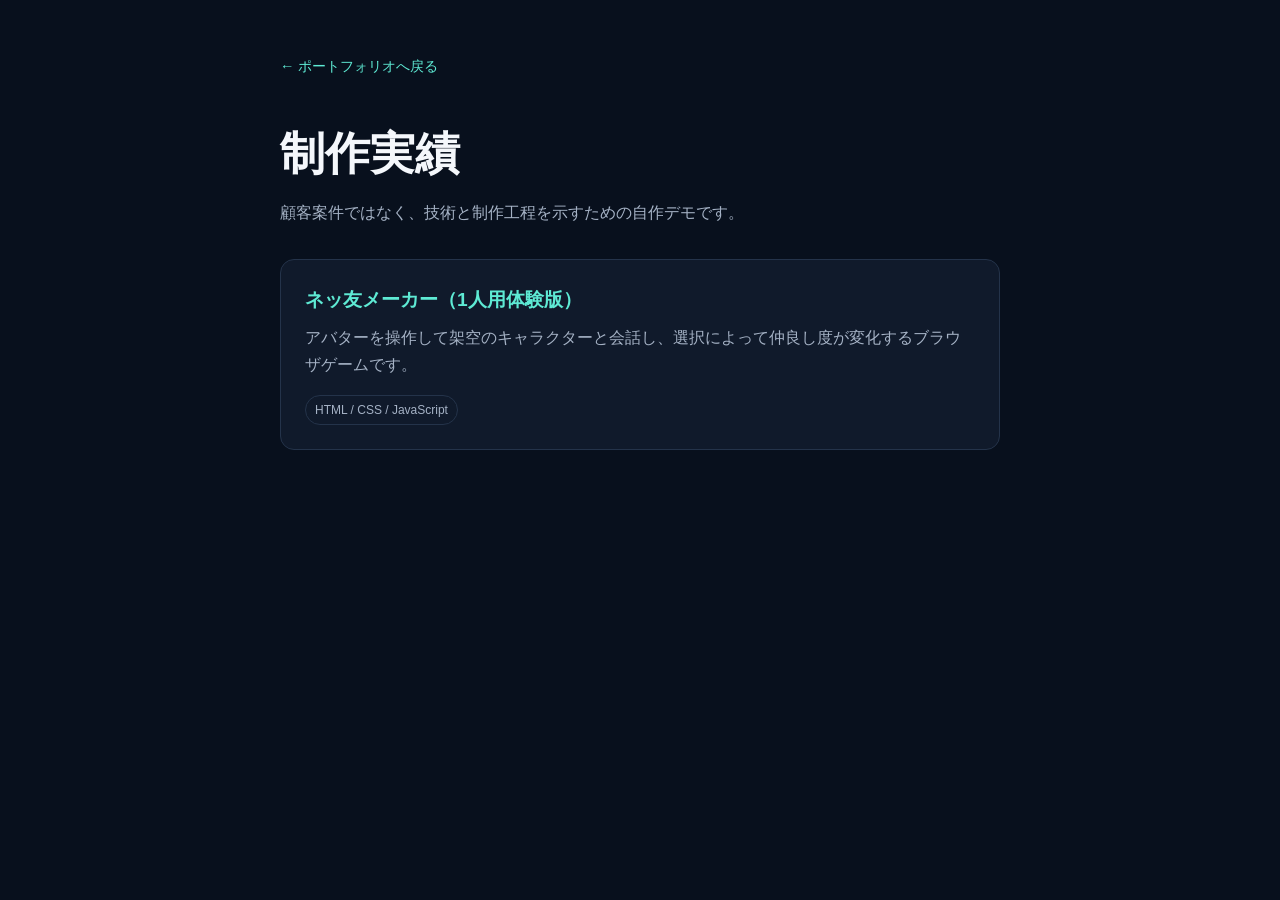
<file: daily-builds/index.html>
<!DOCTYPE html>
<html lang="ja">
<head>
  <meta charset="UTF-8">
  <meta name="viewport" content="width=device-width, initial-scale=1.0">
  <title>制作実績 | madai portfolio</title>
  <meta name="description" content="madaiの自作Webデモ一覧です。">
  <style>
    :root { color-scheme: dark; --bg:#08101d; --panel:#101a2b; --text:#f4f7fb; --muted:#a5b2c5; --accent:#5eead4; --line:#24334a; }
    * { box-sizing:border-box; }
    body { max-width:760px; margin:0 auto; padding:52px 20px; color:var(--text); background:var(--bg); font-family:-apple-system,BlinkMacSystemFont,"Hiragino Sans","Yu Gothic",sans-serif; line-height:1.7; }
    a { color:var(--accent); }
    .back { font-size:.9rem; text-decoration:none; }
    h1 { margin:36px 0 8px; font-size:clamp(1.8rem,5vw,2.8rem); }
    .intro { margin:0 0 32px; color:var(--muted); }
    article { padding:24px; border:1px solid var(--line); border-radius:14px; background:var(--panel); }
    article h2 { margin:0 0 8px; font-size:1.2rem; }
    article h2 a { text-decoration:none; }
    article p { margin:0; color:var(--muted); }
    .tag { display:inline-block; margin-top:16px; padding:4px 9px; border:1px solid var(--line); border-radius:999px; color:var(--muted); font-size:.75rem; }
  </style>
</head>
<body>
  <a class="back" href="../">← ポートフォリオへ戻る</a>
  <h1>制作実績</h1>
  <p class="intro">顧客案件ではなく、技術と制作工程を示すための自作デモです。</p>
  <article>
    <h2><a href="2026-07-13-net-tomo-game/">ネッ友メーカー（1人用体験版）</a></h2>
    <p>アバターを操作して架空のキャラクターと会話し、選択によって仲良し度が変化するブラウザゲームです。</p>
    <span class="tag">HTML / CSS / JavaScript</span>
  </article>
</body>
</html>
</file>
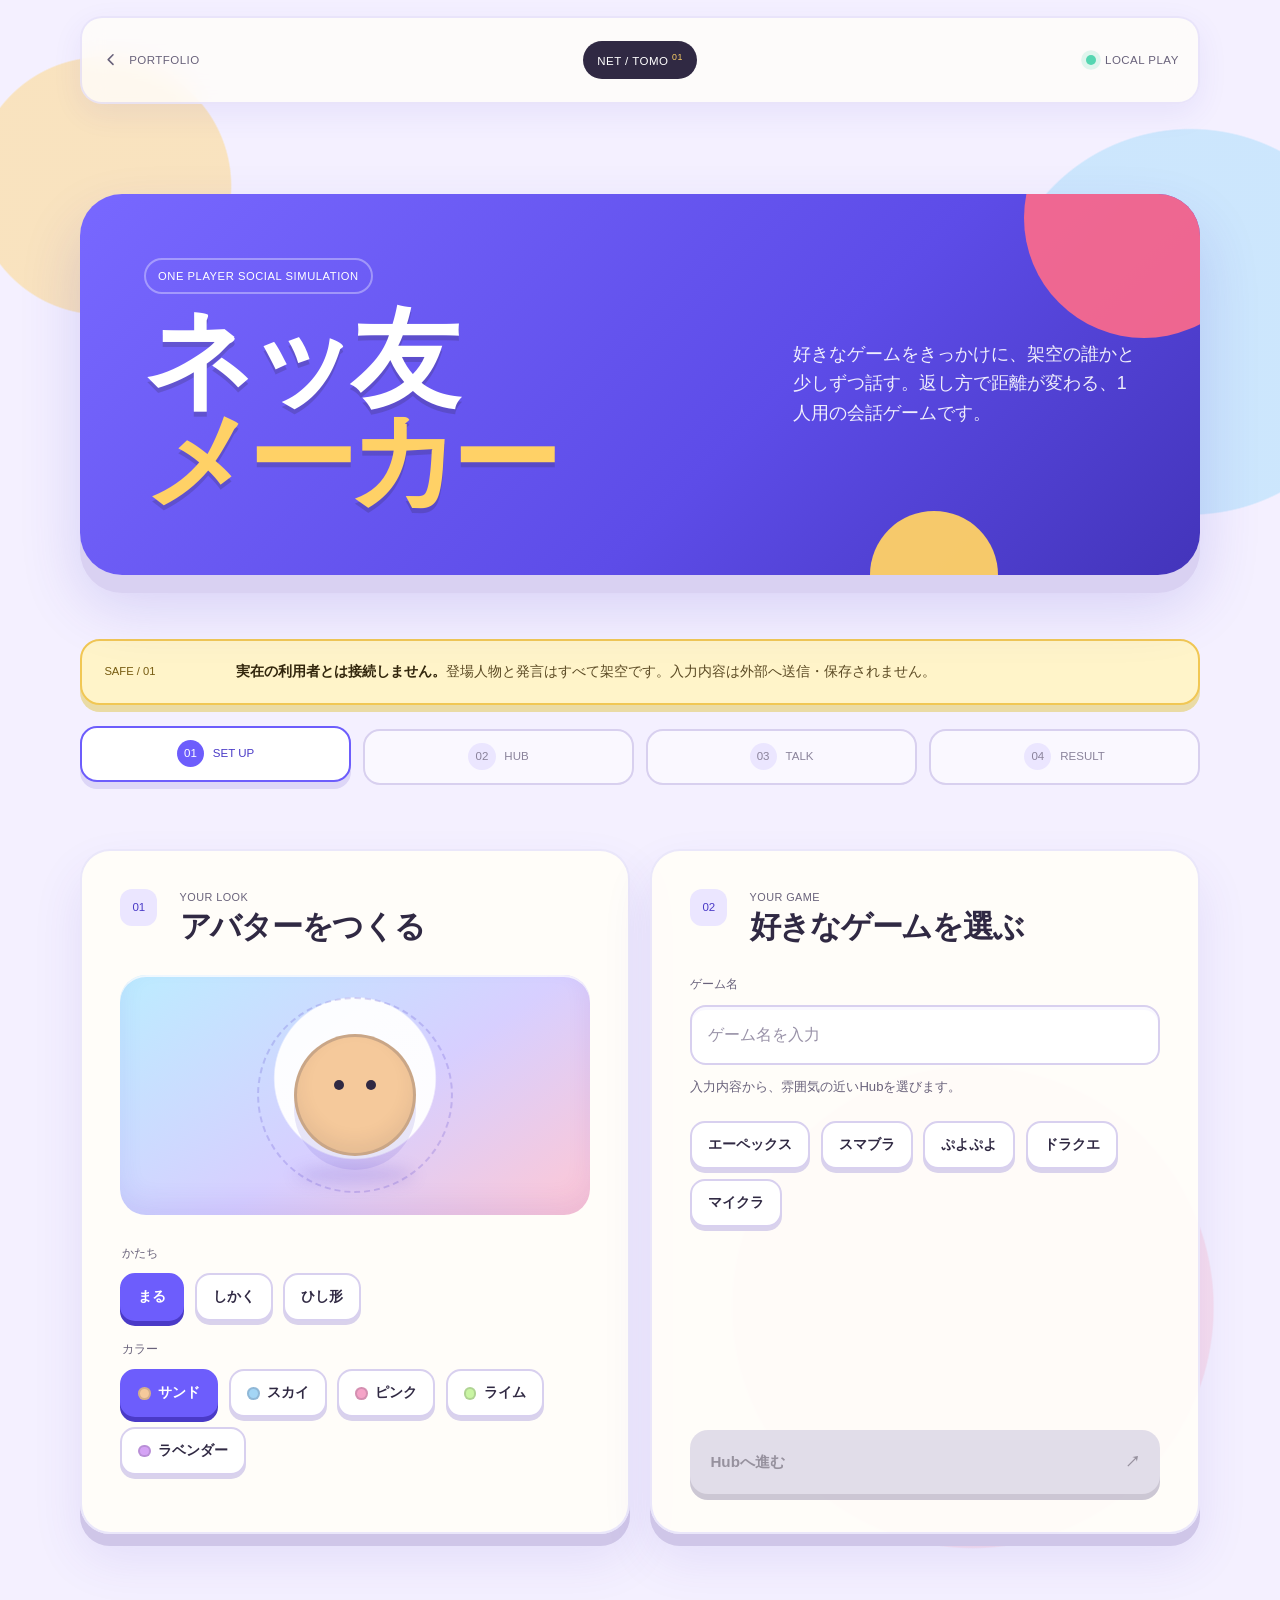
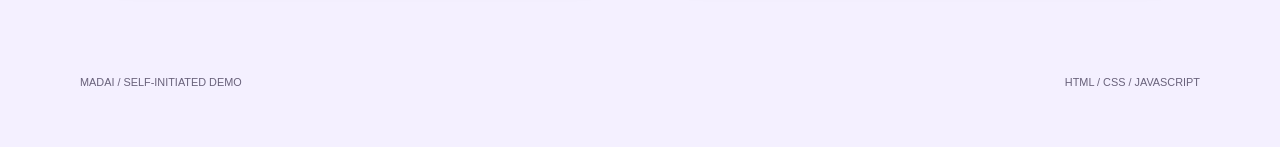
<file: daily-builds/2026-07-13-net-tomo-game/index.html>
<!DOCTYPE html>
<html lang="ja">
<head>
<meta charset="UTF-8">
<meta name="viewport" content="width=device-width, initial-scale=1.0">
<title>ネッ友メーカー（1人用体験版） | madai portfolio</title>
<style>
  :root {
    --bg: #0b0d12;
    --panel: #171a21;
    --panel2: #1e222b;
    --accent: #6ee7b7;
    --accent2: #f5a3c7;
    --warn: #f5d76e;
    --text: #e6e6e6;
    --sub: #9aa1ac;
  }
  * { box-sizing: border-box; }
  body {
    font-family: "Hiragino Sans", "Yu Gothic", system-ui, sans-serif;
    background: var(--bg);
    color: var(--text);
    max-width: 640px;
    margin: 0 auto;
    padding: 24px 16px 60px;
  }
  h1 { font-size: 1.3rem; margin-bottom: 4px; }
  p.lead { color: var(--sub); font-size: 0.9rem; margin-top: 0; }
  .notice {
    background: #2a2110;
    border: 1px solid #6b5a20;
    color: #f0d98c;
    font-size: 0.82rem;
    padding: 10px 14px;
    border-radius: 8px;
    margin-bottom: 20px;
    line-height: 1.6;
  }
  section {
    background: var(--panel);
    border-radius: 12px;
    padding: 18px;
    margin-bottom: 16px;
  }
  h2 { font-size: 1rem; margin-top: 0; color: var(--accent); }
  h3 { font-size: 0.9rem; margin: 12px 0 8px; color: var(--accent2); }
  .avatar-preview { width: 120px; height: 120px; margin: 0 auto 14px; position: relative; }
  .face { width: 100px; height: 100px; margin: 10px auto; transition: all 0.2s; }
  .face.round { border-radius: 50%; }
  .face.square { border-radius: 18px; }
  .face.diamond { border-radius: 18px; transform: rotate(45deg); }
  .eyes { position: relative; top: 34px; display: flex; justify-content: center; gap: 18px; }
  .face.diamond .eyes { transform: rotate(-45deg); top: 40px; }
  .eye { width: 10px; height: 10px; background: #10131a; border-radius: 50%; }
  .row { display: flex; flex-wrap: wrap; gap: 8px; margin-bottom: 10px; }
  button.opt {
    background: var(--panel2); color: var(--text); border: 1px solid #2c313c;
    border-radius: 20px; padding: 6px 14px; font-size: 0.85rem; cursor: pointer;
  }
  button.opt.active { background: var(--accent); color: #0b0d12; border-color: var(--accent); font-weight: bold; }
  input[type=text] {
    width: 100%; padding: 10px 12px; border-radius: 8px; border: 1px solid #2c313c;
    background: var(--panel2); color: var(--text); font-size: 0.95rem; margin-bottom: 10px;
  }
  button.big {
    background: var(--accent); color: #0b0d12; border: none;
    padding: 12px 20px; border-radius: 10px; font-weight: bold;
    font-size: 0.95rem; cursor: pointer; width: 100%;
  }
  button.big:disabled { background: #384039; color: #6c7570; cursor: not-allowed; }
  button:focus-visible, input:focus-visible {
    outline: 3px solid var(--warn); outline-offset: 3px;
  }
  .room-wrap { position: relative; }
  #room-canvas { display: block; width: 100%; border-radius: 10px; background: #10131a; touch-action: none; }
  .room-hint { text-align: center; font-size: 0.8rem; color: var(--sub); margin-top: 8px; }
  .talk-btn {
    position: absolute; bottom: 12px; left: 50%; transform: translateX(-50%);
    background: var(--accent); color: #0b0d12; border: none; border-radius: 20px;
    padding: 8px 18px; font-weight: bold; font-size: 0.85rem; cursor: pointer;
  }
  .dpad { display: grid; grid-template-columns: repeat(3, 48px); grid-template-rows: repeat(3, 48px); gap: 4px; justify-content: center; margin-top: 10px; }
  .dpad button {
    background: var(--panel2); border: 1px solid #2c313c; color: var(--text);
    border-radius: 8px; font-size: 1.1rem; cursor: pointer;
  }
  .answer-row {
    display: flex; justify-content: space-between; background: var(--panel2);
    border-radius: 8px; padding: 8px 12px; margin-bottom: 6px; font-size: 0.85rem;
  }
  .answer-row.correct { border: 1px solid var(--accent); }
  .chat-log {
    max-height: 160px; overflow-y: auto; background: #10131a; border-radius: 8px;
    padding: 10px; margin: 10px 0; font-size: 0.82rem; transition: box-shadow 0.15s;
  }
  .chat-log.flash-good { box-shadow: inset 0 0 0 2px var(--accent); }
  .chat-log.flash-bad { animation: shakeFail 0.35s; box-shadow: inset 0 0 0 2px #e06565; }
  .chat-msg { margin-bottom: 6px; }
  .chat-msg.pop { animation: popIn 0.22s ease; }
  .chat-msg .who { color: var(--accent2); font-weight: bold; margin-right: 4px; }
  #step-talk { position: relative; }
  .heart-pop {
    position: absolute; top: 6px; right: 10px; font-weight: bold; font-size: 1rem;
    pointer-events: none; animation: floatUp 0.9s ease forwards;
  }
  .heart-pop.good { color: var(--accent); }
  .heart-pop.bad { color: #e06565; }
  .sr-only {
    position: absolute; width: 1px; height: 1px; padding: 0; margin: -1px;
    overflow: hidden; clip: rect(0, 0, 0, 0); white-space: nowrap; border: 0;
  }
  @keyframes popIn { 0% { transform: scale(0.5); opacity: 0; } 60% { transform: scale(1.08); opacity: 1; } 100% { transform: scale(1); } }
  @keyframes floatUp { 0% { transform: translateY(0); opacity: 1; } 100% { transform: translateY(-26px); opacity: 0; } }
  @keyframes shakeFail { 0%, 100% { transform: translateX(0); } 20% { transform: translateX(-6px); } 40% { transform: translateX(6px); } 60% { transform: translateX(-4px); } 80% { transform: translateX(4px); } }
  @keyframes pulseGlow { 0%, 100% { box-shadow: 0 0 0 0 rgba(110,231,183,0.55); } 50% { box-shadow: 0 0 0 9px rgba(110,231,183,0); } }
  #enter-hub-btn:not(:disabled) { animation: pulseGlow 1.6s ease-in-out infinite; }
  .chat-input-row { display: flex; gap: 8px; margin-bottom: 10px; }
  .chat-input-row input { flex: 1; margin-bottom: 0; }
  .chat-input-row button {
    background: var(--panel2); border: 1px solid #2c313c; color: var(--text);
    border-radius: 8px; padding: 0 14px; cursor: pointer;
  }
  .result-card { background: var(--panel2); border-radius: 10px; padding: 16px; text-align: center; }
  .result-card .name { font-size: 1.1rem; font-weight: bold; color: var(--accent); }
  .result-card .score { font-size: 2rem; font-weight: bold; margin: 8px 0; }
  .result-card .reason { color: var(--sub); font-size: 0.85rem; }
  #result-chat-transcript { text-align: left; margin-top: 12px; }
  #restart-btn { margin-top: 16px; }
  .hidden { display: none; }
  footer { text-align: center; color: var(--sub); font-size: 0.75rem; margin-top: 30px; }
  @media (prefers-reduced-motion: reduce) {
    *, *::before, *::after {
      scroll-behavior: auto !important;
      animation-duration: 0.01ms !important;
      animation-iteration-count: 1 !important;
      transition-duration: 0.01ms !important;
    }
  }
</style>
<link rel="stylesheet" href="game-playroom.css">
</head>
<body>
<a class="skip-link" href="#game-main">ゲーム設定へ移動</a>

<header class="game-header">
  <a class="back-link" href="../../" aria-label="madaiポートフォリオへ戻る">
    <svg viewBox="0 0 24 24" aria-hidden="true"><path d="M15 18l-6-6 6-6"/></svg>
    <span>PORTFOLIO</span>
  </a>
  <p class="game-mark">NET / TOMO <sup>01</sup></p>
  <p class="privacy-status"><span aria-hidden="true"></span>LOCAL PLAY</p>
</header>

<main id="game-main" class="game-shell">
  <section class="game-intro" aria-labelledby="game-title">
    <div>
      <p class="kicker">ONE PLAYER SOCIAL SIMULATION</p>
      <h1 id="game-title"><span>ネッ友</span><span>メーカー</span></h1>
    </div>
    <p class="intro-copy">好きなゲームをきっかけに、架空の誰かと少しずつ話す。返し方で距離が変わる、1人用の会話ゲームです。</p>
  </section>

  <div class="safety-note" role="note">
    <span class="safety-index">SAFE / 01</span>
    <p><strong>実在の利用者とは接続しません。</strong>登場人物と発言はすべて架空です。入力内容は外部へ送信・保存されません。</p>
  </div>

  <ol class="progress-rail" aria-label="ゲームの進行状況">
    <li class="is-current" data-progress="setup"><span>01</span>SET UP</li>
    <li data-progress="hub"><span>02</span>HUB</li>
    <li data-progress="talk"><span>03</span>TALK</li>
    <li data-progress="result"><span>04</span>RESULT</li>
  </ol>

  <div id="game-status" class="sr-only" role="status" aria-live="polite" aria-atomic="true"></div>

  <div class="setup-grid">
    <section id="step-avatar" class="game-panel avatar-panel">
      <div class="panel-heading"><span>01</span><div><p>YOUR LOOK</p><h2>アバターをつくる</h2></div></div>
      <div class="avatar-stage">
        <div class="avatar-preview">
          <div class="face round" id="face" style="background:#f5c99b;">
            <div class="eyes"><div class="eye"></div><div class="eye"></div></div>
          </div>
        </div>
        <span class="avatar-shadow" aria-hidden="true"></span>
      </div>
      <fieldset>
        <legend>かたち</legend>
        <div class="row" id="shape-opts">
          <button class="opt active" data-shape="round" aria-pressed="true">まる</button>
          <button class="opt" data-shape="square" aria-pressed="false">しかく</button>
          <button class="opt" data-shape="diamond" aria-pressed="false">ひし形</button>
        </div>
      </fieldset>
      <fieldset>
        <legend>カラー</legend>
        <div class="row color-row" id="color-opts">
          <button class="opt active" data-color="#f5c99b" aria-pressed="true"><i style="--swatch:#f5c99b"></i>サンド</button>
          <button class="opt" data-color="#a3d5f5" aria-pressed="false"><i style="--swatch:#a3d5f5"></i>スカイ</button>
          <button class="opt" data-color="#f5a3c7" aria-pressed="false"><i style="--swatch:#f5a3c7"></i>ピンク</button>
          <button class="opt" data-color="#c9f5a3" aria-pressed="false"><i style="--swatch:#c9f5a3"></i>ライム</button>
          <button class="opt" data-color="#d5a3f5" aria-pressed="false"><i style="--swatch:#d5a3f5"></i>ラベンダー</button>
        </div>
      </fieldset>
    </section>

    <section id="step-game" class="game-panel game-choice-panel">
      <div class="panel-heading"><span>02</span><div><p>YOUR GAME</p><h2>好きなゲームを選ぶ</h2></div></div>
      <label for="game-input">ゲーム名</label>
      <input type="text" id="game-input" autocomplete="off" placeholder="ゲーム名を入力">
      <p class="input-help">入力内容から、雰囲気の近いHubを選びます。</p>
      <div class="row preset-row" id="game-presets" aria-label="ゲーム名の候補">
        <button class="opt" data-game="エーペックスレジェンズ">エーペックス</button>
        <button class="opt" data-game="スマブラ">スマブラ</button>
        <button class="opt" data-game="ぷよぷよ">ぷよぷよ</button>
        <button class="opt" data-game="ドラゴンクエスト">ドラクエ</button>
        <button class="opt" data-game="マインクラフト">マイクラ</button>
      </div>
      <button class="big" id="enter-hub-btn" disabled><span>Hubへ進む</span><span aria-hidden="true">↗</span></button>
    </section>
  </div>

  <section id="step-hub" class="game-panel hub-panel hidden">
    <div class="panel-heading"><span>03</span><div><p>MEET SOMEONE</p><h2>気になる相手に近づく</h2></div></div>
    <div class="hub-copy"><div><h3 id="hub-title"></h3><p class="lead" id="hub-desc"></p></div><p class="control-note">KEYBOARD / WASD</p></div>
    <div class="room-wrap">
      <canvas id="room-canvas" width="560" height="320" role="img" aria-label="自分のアバターと話せる相手がいるHub。方向キーまたは下の方向ボタンで移動します"></canvas>
      <button class="talk-btn hidden" id="talk-btn">話しかける</button>
    </div>
    <div class="hub-controls">
      <div class="dpad" aria-label="移動ボタン">
        <span></span><button data-dir="up" aria-label="上へ移動"><svg viewBox="0 0 24 24" aria-hidden="true"><path d="M12 19V5m-6 6 6-6 6 6"/></svg></button><span></span>
        <button data-dir="left" aria-label="左へ移動"><svg viewBox="0 0 24 24" aria-hidden="true"><path d="M19 12H5m6-6-6 6 6 6"/></svg></button><span class="dpad-core"></span><button data-dir="right" aria-label="右へ移動"><svg viewBox="0 0 24 24" aria-hidden="true"><path d="M5 12h14m-6-6 6 6-6 6"/></svg></button>
        <span></span><button data-dir="down" aria-label="下へ移動"><svg viewBox="0 0 24 24" aria-hidden="true"><path d="M12 5v14m6-6-6 6-6-6"/></svg></button><span></span>
      </div>
      <p class="room-hint">相手に近づくと会話ボタンが現れます。ハートは現在の仲良し度です。</p>
      <button class="big secondary-action hidden" id="view-result-btn">ここまでの結果を見る</button>
    </div>
  </section>

  <section id="step-talk" class="game-panel talk-panel hidden">
    <div class="panel-heading"><span>04</span><div><p>CHOOSE YOUR REPLY</p><h2 id="talk-title">話しかける</h2></div></div>
    <p class="lead">正解を当てるゲームではありません。相手の言葉を読み、返し方を選びます。</p>
    <div class="chat-log" id="chat-log"></div>
    <div id="talk-options" class="row talk-options"></div>
  </section>

  <section id="step-result" class="game-panel result-panel hidden">
    <div class="panel-heading"><span>05</span><div><p>YOUR MATCH</p><h2>今回、気が合った人</h2></div></div>
    <div class="result-card">
      <div class="name" id="result-name"></div>
      <div class="score" id="result-score"></div>
      <div class="reason" id="result-reason"></div>
      <div id="result-chat-transcript"></div>
      <button class="big" id="restart-btn">最初から遊び直す</button>
    </div>
  </section>
</main>

<footer class="game-footer"><span>MADAI / SELF-INITIATED DEMO</span><span>HTML / CSS / JAVASCRIPT</span></footer>

<script>
const GENRES = [
  { key: "fps", label: "FPS/バトロワ", match: ["エーペックス","apex","フォートナイト","fortnite","valorant","バトロワ","fps","コールオブデューティ","cod"] },
  { key: "fighting", label: "格闘ゲーム", match: ["スマブラ","スマッシュ","スト","ストリートファイター","鉄拳","kof","格闘"] },
  { key: "puzzle", label: "パズル/カジュアル", match: ["ぷよぷよ","テトリス","tetris","パズル","キャンディークラッシュ"] },
  { key: "rpg", label: "RPG", match: ["ドラゴンクエスト","ドラクエ","ファイナルファンタジー","ff","ポケモン","rpg"] },
  { key: "sandbox", label: "サンドボックス/クラフト", match: ["マインクラフト","マイクラ","minecraft","フォートナイト build","テラリア"] },
];
const HUB_MEMBERS = {
  fps: [
    { name: "りく(21)", game: "エーペックスレジェンズ", comment: "同じ立ち回り重視タイプ、デュオ組みたくなりそう", style: "empathy", hint: "聞いてほしいタイプ" },
    { name: "あおい(23)", game: "VALORANT", comment: "FPS繋がりで武器の好みトークが弾みそう", style: "curious", hint: "質問されると嬉しいタイプ" },
  ],
  fighting: [
    { name: "しょう(20)", game: "スマブラ", comment: "対戦後の感想戦で盛り上がれそう", style: "share", hint: "自分から話すのが好きなタイプ" },
    { name: "かえで(25)", game: "鉄拳", comment: "格ゲー好き同士、大会の話で意気投合しそう", style: "empathy", hint: "聞いてほしいタイプ" },
  ],
  puzzle: [
    { name: "みお(19)", game: "ぷよぷよ", comment: "連鎖の組み方談義ができそう", style: "curious", hint: "質問されると嬉しいタイプ" },
    { name: "はると(22)", game: "テトリス", comment: "スコアアタック好き同士、記録の話で盛り上がりそう", style: "share", hint: "自分から話すのが好きなタイプ" },
  ],
  rpg: [
    { name: "つばさ(24)", game: "ドラゴンクエスト", comment: "パーティ編成の好みが合いそう", style: "empathy", hint: "聞いてほしいタイプ" },
    { name: "ゆずき(18)", game: "ポケモン", comment: "育成論トークが弾みそう", style: "share", hint: "自分から話すのが好きなタイプ" },
  ],
  sandbox: [
    { name: "こはる(20)", game: "マインクラフト", comment: "一緒にワールドを作りたくなりそう", style: "curious", hint: "質問されると嬉しいタイプ" },
    { name: "だいち(26)", game: "テラリア", comment: "探索・建築どちらも語れそう", style: "empathy", hint: "聞いてほしいタイプ" },
  ],
  other: [
    { name: "みなと(22)", game: "いろいろ遊ぶ", comment: "幅広いジャンルで話が合いそう", style: "share", hint: "自分から話すのが好きなタイプ" },
  ],
};
// 各ジャンル3段階の自己開示(1: 軽い本音 → 2: ちょっとした弱音 → 3: 本当の気持ち)。
// 5日目: クイズの正解/不正解ではなく、この本音への返し方の相性で仲良し度を決める設計に変更。
const DISCLOSURES = {
  fps: [
    "正直、撃ち合いはそこそこ得意な方なんだけど、味方運が悪いと結構イライラしちゃうタイプで",
    "実はランクが上がれば上がるほど、楽しさより緊張の方が勝ってきてて、ちょっとしんどい時あるんだよね",
    "でもこうやって一緒に遊べる人がいると、また明日も頑張ろうって思えるんだ",
  ],
  fighting: [
    "対戦するとつい熱くなっちゃうんだけど、負けが込むと結構凹むタイプで",
    "実は大会に出てみたい気持ちはあるけど、下手なとこ見られるのが怖くてまだ言い出せてなくて",
    "でも今日みたいに気軽に話せる相手がいると、挑戦してみようかなって気持ちになれる",
  ],
  puzzle: [
    "パズルはコツコツ系だから性格出るよね、私はわりと慎重に積むタイプ",
    "実はスコアが伸び悩んでて、最近ちょっと飽きられてないか自分で不安になることがある",
    "でも誰かと記録の話で盛り上がれると、また続けたいなって単純に思えるんだ",
  ],
  rpg: [
    "パーティ編成考えてる時が一番好きで、つい時間忘れちゃうんだよね",
    "実は一人でやってるとエンディングの後、ちょっと寂しくなることがあって",
    "だから同じ話で盛り上がれる人がいると、それだけで結構救われる気がする",
  ],
  sandbox: [
    "建築系はこだわりだすと止まらなくて、気づいたら夜中になってることが多い",
    "実は一人で黙々と作ってると、これ見せる相手いないなってふと寂しくなる時があって",
    "だから今日みたいに感想言い合える相手がいると、作る楽しさが倍になる気がする",
  ],
  other: [
    "色々遊ぶタイプなんだけど、実は一つのゲームにハマりきれない自分に少しコンプレックスがあって",
    "実況とか見てるのも好きだけど、自分でやるとなると緊張しちゃうタイプで",
    "でも今日話せて、意外と気楽に遊べばいいんだって思えた気がする",
  ],
};
// 返しの選択肢: 共感/質問は安全(ミスマッチでも小さく加点)、shareは実際に文章を書く踏み込みで
// ハイリスク・ハイリターン(桜井メソッド: リスクとリターン)
const RESPONSE_OPTIONS = [
  { style: "empathy", label: "共感する", line: "わかる、それあるある〜" },
  { style: "curious", label: "聞いてみる", line: "それってどんな時が多いの?" },
  { style: "share", label: "自分の本音を打ち明ける(勇気がいる)", line: null },
];

let state = { shape: "round", color: "#f5c99b", game: "", genreKey: "other" };

const PROGRESS_ORDER = ["setup", "hub", "talk", "result"];
function setProgress(current) {
  const currentIndex = PROGRESS_ORDER.indexOf(current);
  document.querySelectorAll("[data-progress]").forEach(item => {
    const itemIndex = PROGRESS_ORDER.indexOf(item.dataset.progress);
    item.classList.toggle("is-current", itemIndex === currentIndex);
    item.classList.toggle("is-complete", itemIndex < currentIndex);
  });
}

document.querySelectorAll("#shape-opts .opt").forEach(btn => {
  btn.addEventListener("click", () => {
    document.querySelectorAll("#shape-opts .opt").forEach(b => { b.classList.remove("active"); b.setAttribute("aria-pressed", "false"); });
    btn.classList.add("active");
    btn.setAttribute("aria-pressed", "true");
    state.shape = btn.dataset.shape;
    document.getElementById("face").className = "face " + state.shape;
  });
});
document.querySelectorAll("#color-opts .opt").forEach(btn => {
  btn.addEventListener("click", () => {
    document.querySelectorAll("#color-opts .opt").forEach(b => { b.classList.remove("active"); b.setAttribute("aria-pressed", "false"); });
    btn.classList.add("active");
    btn.setAttribute("aria-pressed", "true");
    state.color = btn.dataset.color;
    document.getElementById("face").style.background = state.color;
  });
});

const gameInput = document.getElementById("game-input");
const enterHubBtn = document.getElementById("enter-hub-btn");
function setGame(val) {
  gameInput.value = val;
  state.game = val;
  enterHubBtn.disabled = val.trim().length === 0;
}
gameInput.addEventListener("input", () => setGame(gameInput.value));
document.querySelectorAll("#game-presets .opt").forEach(btn => {
  btn.addEventListener("click", () => setGame(btn.dataset.game));
});

function detectGenre(text) {
  const t = text.toLowerCase();
  for (const g of GENRES) {
    if (g.match.some(m => t.includes(m.toLowerCase()))) return g;
  }
  return { key: "other", label: "いろいろなゲーム" };
}

// --- Hub room: 実際にアバターを動かす(2026-07-13 3日目) ---
const ROOM_W = 560, ROOM_H = 320, AVATAR_R = 16, TALK_DIST = 46;
const GENRE_BG = { fps: "#171016", fighting: "#181018", puzzle: "#101711", rpg: "#15121a", sandbox: "#111811", other: "#11140f" };
let room = { player: { x: 60, y: 160 }, npcs: [], nearNpc: null, keys: {} };
let roomLoopRunning = false;
const canvas = document.getElementById("room-canvas");
const ctx = canvas.getContext("2d");
const talkBtn = document.getElementById("talk-btn");

function layoutNpcs(list) {
  const spacing = ROOM_W / (list.length + 1);
  return list.map((m, i) => ({ ...m, x: spacing * (i + 1), y: 120 + (i % 2) * 80, heart: 0, stage: 0, completed: false, chatHistory: [] }));
}

function heartsLabel(n) {
  const filled = Math.max(0, Math.min(5, Math.round(n / 2)));
  return "♥".repeat(filled) + "♡".repeat(5 - filled);
}

function drawShape(x, y, shape, color) {
  ctx.fillStyle = color;
  ctx.beginPath();
  if (shape === "round") { ctx.arc(x, y, AVATAR_R, 0, Math.PI * 2); }
  else if (shape === "square") { ctx.rect(x - AVATAR_R, y - AVATAR_R, AVATAR_R * 2, AVATAR_R * 2); }
  else { ctx.save(); ctx.translate(x, y); ctx.rotate(Math.PI / 4); ctx.rect(-AVATAR_R, -AVATAR_R, AVATAR_R * 2, AVATAR_R * 2); ctx.restore(); }
  ctx.fill();
  ctx.fillStyle = "#10131a";
  ctx.beginPath(); ctx.arc(x - 5, y - 3, 2, 0, Math.PI * 2); ctx.arc(x + 5, y - 3, 2, 0, Math.PI * 2); ctx.fill();
}

function roomLoop() {
  ctx.fillStyle = GENRE_BG[state.genreKey] || GENRE_BG.other;
  ctx.fillRect(0, 0, ROOM_W, ROOM_H);
  ctx.strokeStyle = "rgba(242,240,232,.07)";
  ctx.lineWidth = 1;
  for (let x = 0; x <= ROOM_W; x += 56) { ctx.beginPath(); ctx.moveTo(x, 0); ctx.lineTo(x, ROOM_H); ctx.stroke(); }
  for (let y = 0; y <= ROOM_H; y += 53) { ctx.beginPath(); ctx.moveTo(0, y); ctx.lineTo(ROOM_W, y); ctx.stroke(); }

  if (!room.paused) {
    const speed = 3;
    if (room.keys["up"]) room.player.y -= speed;
    if (room.keys["down"]) room.player.y += speed;
    if (room.keys["left"]) room.player.x -= speed;
    if (room.keys["right"]) room.player.x += speed;
    room.player.x = Math.max(AVATAR_R, Math.min(ROOM_W - AVATAR_R, room.player.x));
    room.player.y = Math.max(AVATAR_R, Math.min(ROOM_H - AVATAR_R, room.player.y));

    room.nearNpc = null;
    room.npcs.forEach(n => {
      const dist = Math.hypot(n.x - room.player.x, n.y - room.player.y);
      if (dist < TALK_DIST) room.nearNpc = n;
    });
  }

  room.npcs.forEach(n => {
    const isNear = n === room.nearNpc;
    if (isNear) { ctx.save(); ctx.shadowColor = "#6ee7b7"; ctx.shadowBlur = 16; }
    drawShape(n.x, n.y, "round", "#f5a3c7");
    if (isNear) ctx.restore();
    ctx.fillStyle = "#f2f0e8"; ctx.font = "600 11px sans-serif"; ctx.textAlign = "center";
    ctx.fillText(n.name, n.x, n.y + AVATAR_R + 14);
    ctx.fillStyle = "#9ca095"; ctx.font = "10px sans-serif";
    ctx.fillText(n.game, n.x, n.y + AVATAR_R + 26);
    ctx.fillStyle = "#ff7c96"; ctx.font = "10px sans-serif";
    ctx.fillText(heartsLabel(n.heart), n.x, n.y + AVATAR_R + 39);
  });

  drawShape(room.player.x, room.player.y, state.shape, state.color);
  talkBtn.classList.toggle("hidden", !room.nearNpc || room.paused);

  if (roomLoopRunning) requestAnimationFrame(roomLoop);
}

const KEY_MAP = { ArrowUp: "up", ArrowDown: "down", ArrowLeft: "left", ArrowRight: "right", w: "up", s: "down", a: "left", d: "right" };
window.addEventListener("keydown", (e) => {
  if (!KEY_MAP[e.key]) return;
  room.keys[KEY_MAP[e.key]] = true;
  if (!document.getElementById("step-hub").classList.contains("hidden") && !room.paused) e.preventDefault();
});
window.addEventListener("keyup", (e) => { if (KEY_MAP[e.key]) room.keys[KEY_MAP[e.key]] = false; });
window.addEventListener("blur", () => { room.keys = {}; });
document.querySelectorAll(".dpad button[data-dir]").forEach(btn => {
  const dir = btn.dataset.dir;
  const press = (e) => { e.preventDefault(); room.keys[dir] = true; btn.setPointerCapture?.(e.pointerId); };
  const release = () => room.keys[dir] = false;
  btn.addEventListener("pointerdown", press);
  btn.addEventListener("pointerup", release);
  btn.addEventListener("pointercancel", release);
  btn.addEventListener("lostpointercapture", release);
});

talkBtn.addEventListener("click", () => {
  if (!room.nearNpc || room.paused) return;
  startTalk(room.nearNpc);
});

enterHubBtn.addEventListener("click", () => {
  const genre = detectGenre(state.game);
  state.genreKey = genre.key;
  document.getElementById("hub-title").textContent = genre.label + " Hub";
  document.getElementById("hub-desc").textContent = `「${state.game}」で入室しました。気になる相手に近づいて「話しかける」を押すと、その人だけの会話が始まります。`;
  room.npcs = layoutNpcs(HUB_MEMBERS[genre.key] || HUB_MEMBERS.other);
  room.player = { x: 60, y: ROOM_H / 2 };
  room.paused = false;
  document.getElementById("step-talk").classList.add("hidden");
  document.getElementById("step-result").classList.add("hidden");
  document.getElementById("view-result-btn").classList.add("hidden");
  document.getElementById("step-hub").classList.remove("hidden");
  setProgress("hub");
  document.getElementById("step-hub").scrollIntoView({ behavior: "smooth" });
  if (!roomLoopRunning) { roomLoopRunning = true; roomLoop(); }
});

// --- 話しかける(2026-07-14 5日目): クイズの正解/不正解ではなく、相手の本音(自己開示)に
// こちらの返し方を合わせられるかで仲良し度が変わる。桜井メソッド「リスクとリターン」を適用:
// 共感/質問は安全(ミスマッチでも小さく加点)、自分の本音を打ち明ける「share」は
// プレイヤーが実際に文章を書く高リスク高リターン(刺されば+3、外すと-1で気まずくなる)。
function talkDisclosures() { return DISCLOSURES[state.genreKey] || DISCLOSURES.other; }

function renderTalkChat(npc) {
  const log = document.getElementById("chat-log");
  log.replaceChildren(...npc.chatHistory.map(m => createChatMessage(m.name, m.text)));
  log.scrollTop = log.scrollHeight;
}

function createChatMessage(name, message) {
  const div = document.createElement("div");
  div.className = "chat-msg";
  const who = document.createElement("span");
  who.className = "who";
  who.textContent = name + ":";
  div.append(who, document.createTextNode(message));
  return div;
}

function pushTalkChat(npc, name, text) {
  npc.chatHistory.push({ name, text });
  renderTalkChat(npc);
  const log = document.getElementById("chat-log");
  if (log.lastElementChild) log.lastElementChild.classList.add("pop");
}

// 手応えの演出(桜井メソッド9): 仲良し度が動いた瞬間を視覚的に返す。
// share(高リスク高リターン)は成功/失敗で枠の色を変え、それ以外より強めに演出する。
function showHeartPop(text, good) {
  const wrap = document.getElementById("step-talk");
  const pop = document.createElement("div");
  pop.className = "heart-pop " + (good ? "good" : "bad");
  pop.textContent = text;
  wrap.appendChild(pop);
  const status = document.getElementById("game-status");
  const amount = Number(text.replace(/[^\d-]/g, ""));
  status.textContent = "";
  setTimeout(() => {
    status.textContent = amount >= 0
      ? `仲良し度が${amount}増えました`
      : `仲良し度が${Math.abs(amount)}減りました`;
  }, 0);
  setTimeout(() => pop.remove(), 900);
}

function startTalk(npc) {
  room.paused = true;
  document.getElementById("talk-title").textContent = `4. ${npc.name}と話す`;
  document.getElementById("step-talk").classList.remove("hidden");
  setProgress("talk");
  document.getElementById("step-talk").scrollIntoView({ behavior: "smooth" });
  renderTalkChat(npc);
  advanceTalk(npc);
}

function backToHub() {
  document.getElementById("step-talk").classList.add("hidden");
  room.paused = false;
  document.getElementById("step-hub").scrollIntoView({ behavior: "smooth" });
}

function advanceTalk(npc) {
  const disclosures = talkDisclosures();
  const optsDiv = document.getElementById("talk-options");
  optsDiv.innerHTML = "";
  if (npc.stage >= disclosures.length) {
    if (!npc.completed) {
      pushTalkChat(npc, npc.name, npc.heart >= 6 ? "今日話せて良かった、また一緒に遊ぼうね" : "話せて良かった、またね");
      npc.completed = true;
      updateResultButton();
    }
    const backBtn = document.createElement("button");
    backBtn.className = "big";
    backBtn.textContent = "Hubに戻る";
    backBtn.addEventListener("click", backToHub);
    optsDiv.appendChild(backBtn);
    return;
  }
  pushTalkChat(npc, npc.name, disclosures[npc.stage]);
  RESPONSE_OPTIONS.forEach(opt => {
    const btn = document.createElement("button");
    btn.className = "opt";
    btn.textContent = opt.label;
    btn.addEventListener("click", () => handleResponse(npc, opt));
    optsDiv.appendChild(btn);
  });
}

function matchReply(style) {
  if (style === "empathy") return "だよね、わかってもらえると安心する";
  if (style === "curious") return "聞いてくれるの嬉しい、実はね…";
  return "うん、そうそう";
}

function handleResponse(npc, opt) {
  if (opt.style === "share") { openShareInput(npc); return; }
  document.getElementById("talk-options").innerHTML = "";
  pushTalkChat(npc, "あなた", opt.line);
  const match = opt.style === npc.style;
  const gain = match ? 2 : 1;
  npc.heart += gain;
  showHeartPop("+" + gain + "♥", true);
  setTimeout(() => {
    pushTalkChat(npc, npc.name, match ? matchReply(opt.style) : "うん、そうだね");
    npc.stage++;
    setTimeout(() => advanceTalk(npc), 500);
  }, 400);
}

function openShareInput(npc) {
  const optsDiv = document.getElementById("talk-options");
  optsDiv.innerHTML = "";
  const wrap = document.createElement("div");
  wrap.className = "chat-input-row";
  const input = document.createElement("input");
  input.type = "text";
  input.placeholder = "自分の本音を書いてみる…(勇気がいる分、刺さればぐっと仲良くなれる)";
  const sendBtn = document.createElement("button");
  sendBtn.textContent = "送る";
  sendBtn.disabled = true;
  input.addEventListener("input", () => { sendBtn.disabled = input.value.trim().length === 0; });
  const send = () => { if (input.value.trim()) submitShare(npc, input.value.trim()); };
  sendBtn.addEventListener("click", send);
  input.addEventListener("keydown", (e) => { if (e.key === "Enter") send(); });
  wrap.appendChild(input);
  wrap.appendChild(sendBtn);
  optsDiv.appendChild(wrap);
  input.focus();
}

function submitShare(npc, text) {
  document.getElementById("talk-options").innerHTML = "";
  pushTalkChat(npc, "あなた", text);
  const match = npc.style === "share";
  const log = document.getElementById("chat-log");
  setTimeout(() => {
    if (match) {
      npc.heart += 3;
      showHeartPop("+3♥", true);
      log.classList.add("flash-good");
      pushTalkChat(npc, npc.name, "え、それ自分も思ってた…同じこと考えてたんだ、なんか嬉しい");
    } else {
      npc.heart = Math.max(0, npc.heart - 1);
      showHeartPop("-1♥", false);
      log.classList.add("flash-bad");
      pushTalkChat(npc, npc.name, "あ…うん、そうなんだ(ちょっと反応に困った空気)");
    }
    setTimeout(() => log.classList.remove("flash-good", "flash-bad"), 400);
    npc.stage++;
    setTimeout(() => advanceTalk(npc), 600);
  }, 400);
}

document.getElementById("view-result-btn").addEventListener("click", showResult);
document.getElementById("restart-btn").addEventListener("click", restartGame);

function updateResultButton() {
  const completed = room.npcs.filter(n => n.completed);
  document.getElementById("view-result-btn").classList.toggle("hidden", completed.length === 0);
}

function showResult() {
  const disclosures = talkDisclosures();
  const completed = room.npcs.filter(n => n.completed);
  if (!completed.length) return;
  const best = completed.reduce((a, b) => (b.heart > a.heart ? b : a));
  const maxHeart = disclosures.length * 3;
  const compat = Math.max(30, Math.min(99, Math.round((best.heart / maxHeart) * 100)));
  document.getElementById("result-name").textContent = best.name;
  document.getElementById("result-score").textContent = compat + "%";
  document.getElementById("result-reason").textContent =
    `${heartsLabel(best.heart)}(仲良し度${best.heart}) — ${best.comment}`;
  const transcriptDiv = document.getElementById("result-chat-transcript");
  const transcriptTitle = document.createElement("h3");
  transcriptTitle.textContent = "チャットの様子";
  transcriptDiv.replaceChildren(transcriptTitle, ...best.chatHistory.map(c => createChatMessage(c.name, c.text)));
  document.getElementById("step-result").classList.remove("hidden");
  setProgress("result");
  document.getElementById("step-result").scrollIntoView({ behavior: "smooth" });
}

function restartGame() {
  room.paused = true;
  room.keys = {};
  room.nearNpc = null;
  room.npcs = [];
  state.game = "";
  state.genreKey = "other";
  gameInput.value = "";
  enterHubBtn.disabled = true;
  document.getElementById("step-hub").classList.add("hidden");
  document.getElementById("step-talk").classList.add("hidden");
  document.getElementById("step-result").classList.add("hidden");
  document.getElementById("view-result-btn").classList.add("hidden");
  document.getElementById("chat-log").replaceChildren();
  document.getElementById("talk-options").replaceChildren();
  document.getElementById("game-status").textContent = "最初から遊び直せます";
  setProgress("setup");
  document.getElementById("step-avatar").scrollIntoView({ behavior: "smooth" });
  gameInput.focus({ preventScroll: true });
}
</script>

</body>
</html>
</file>
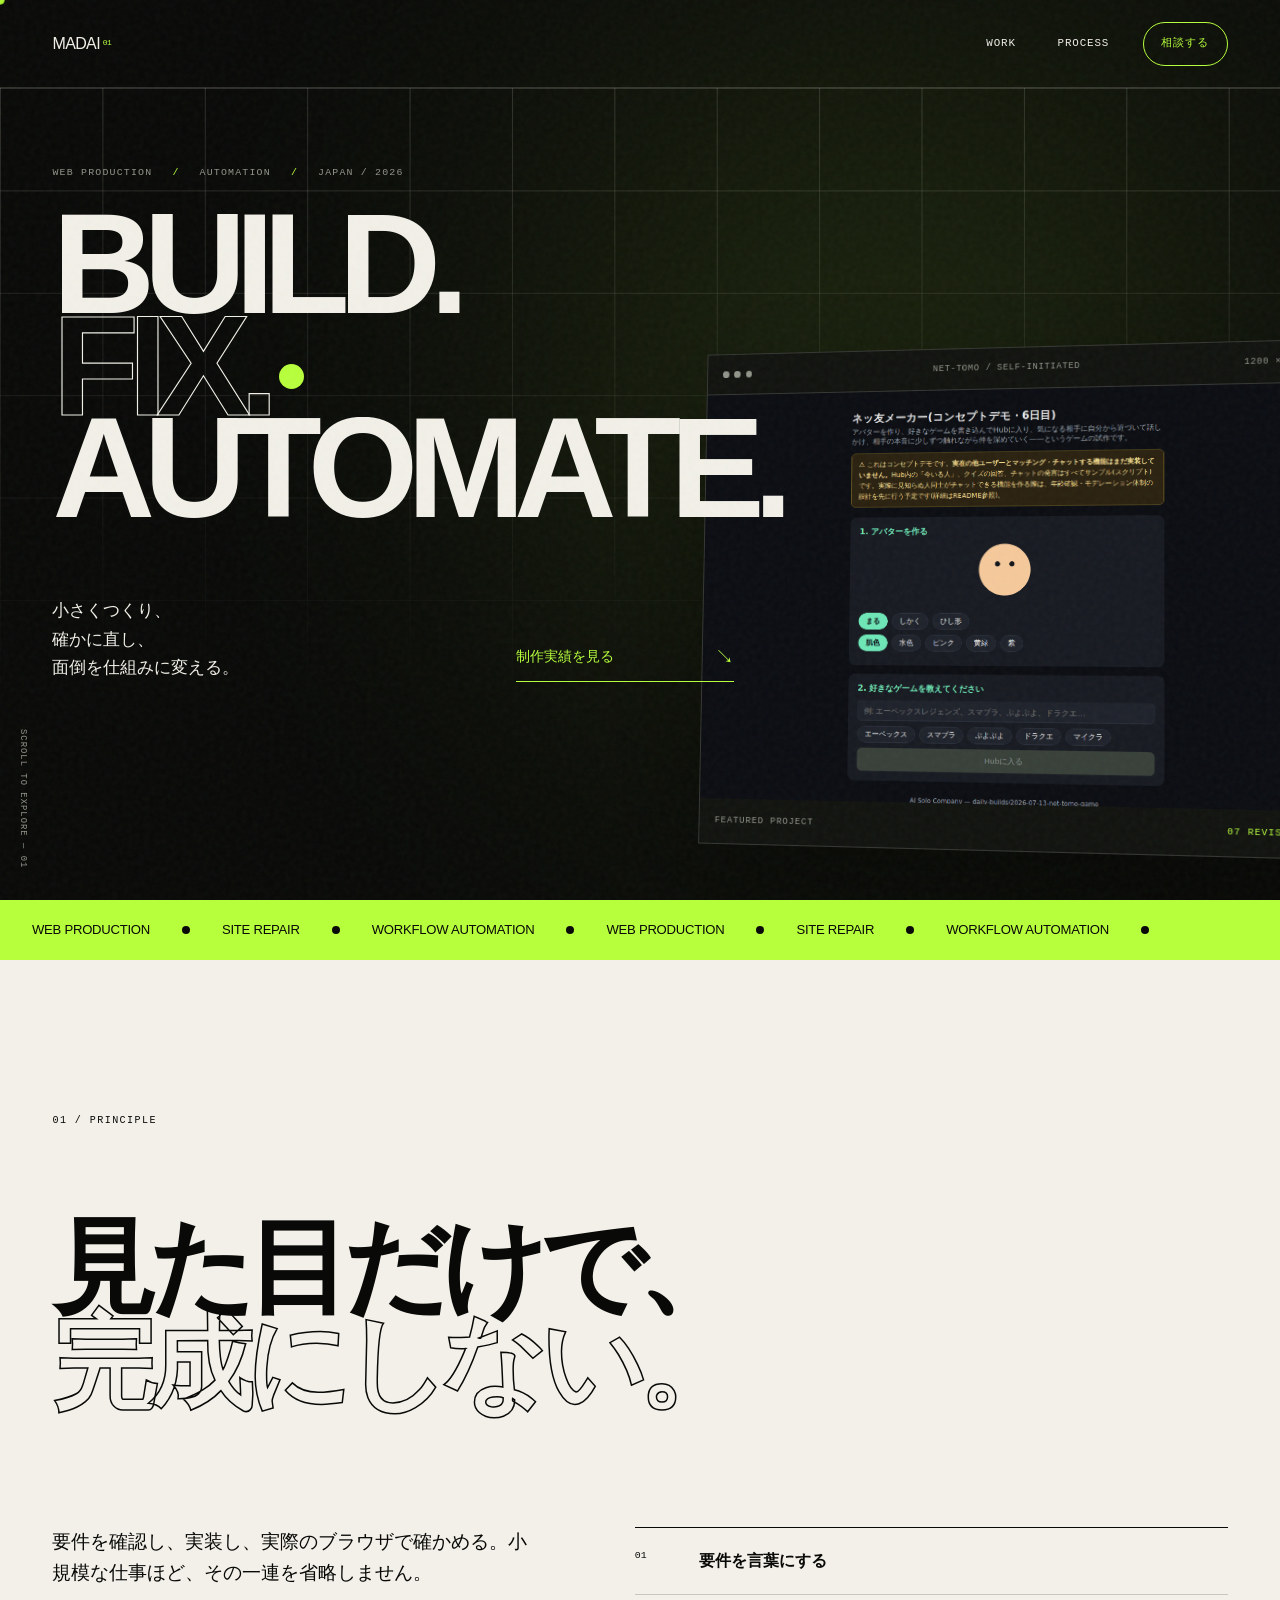
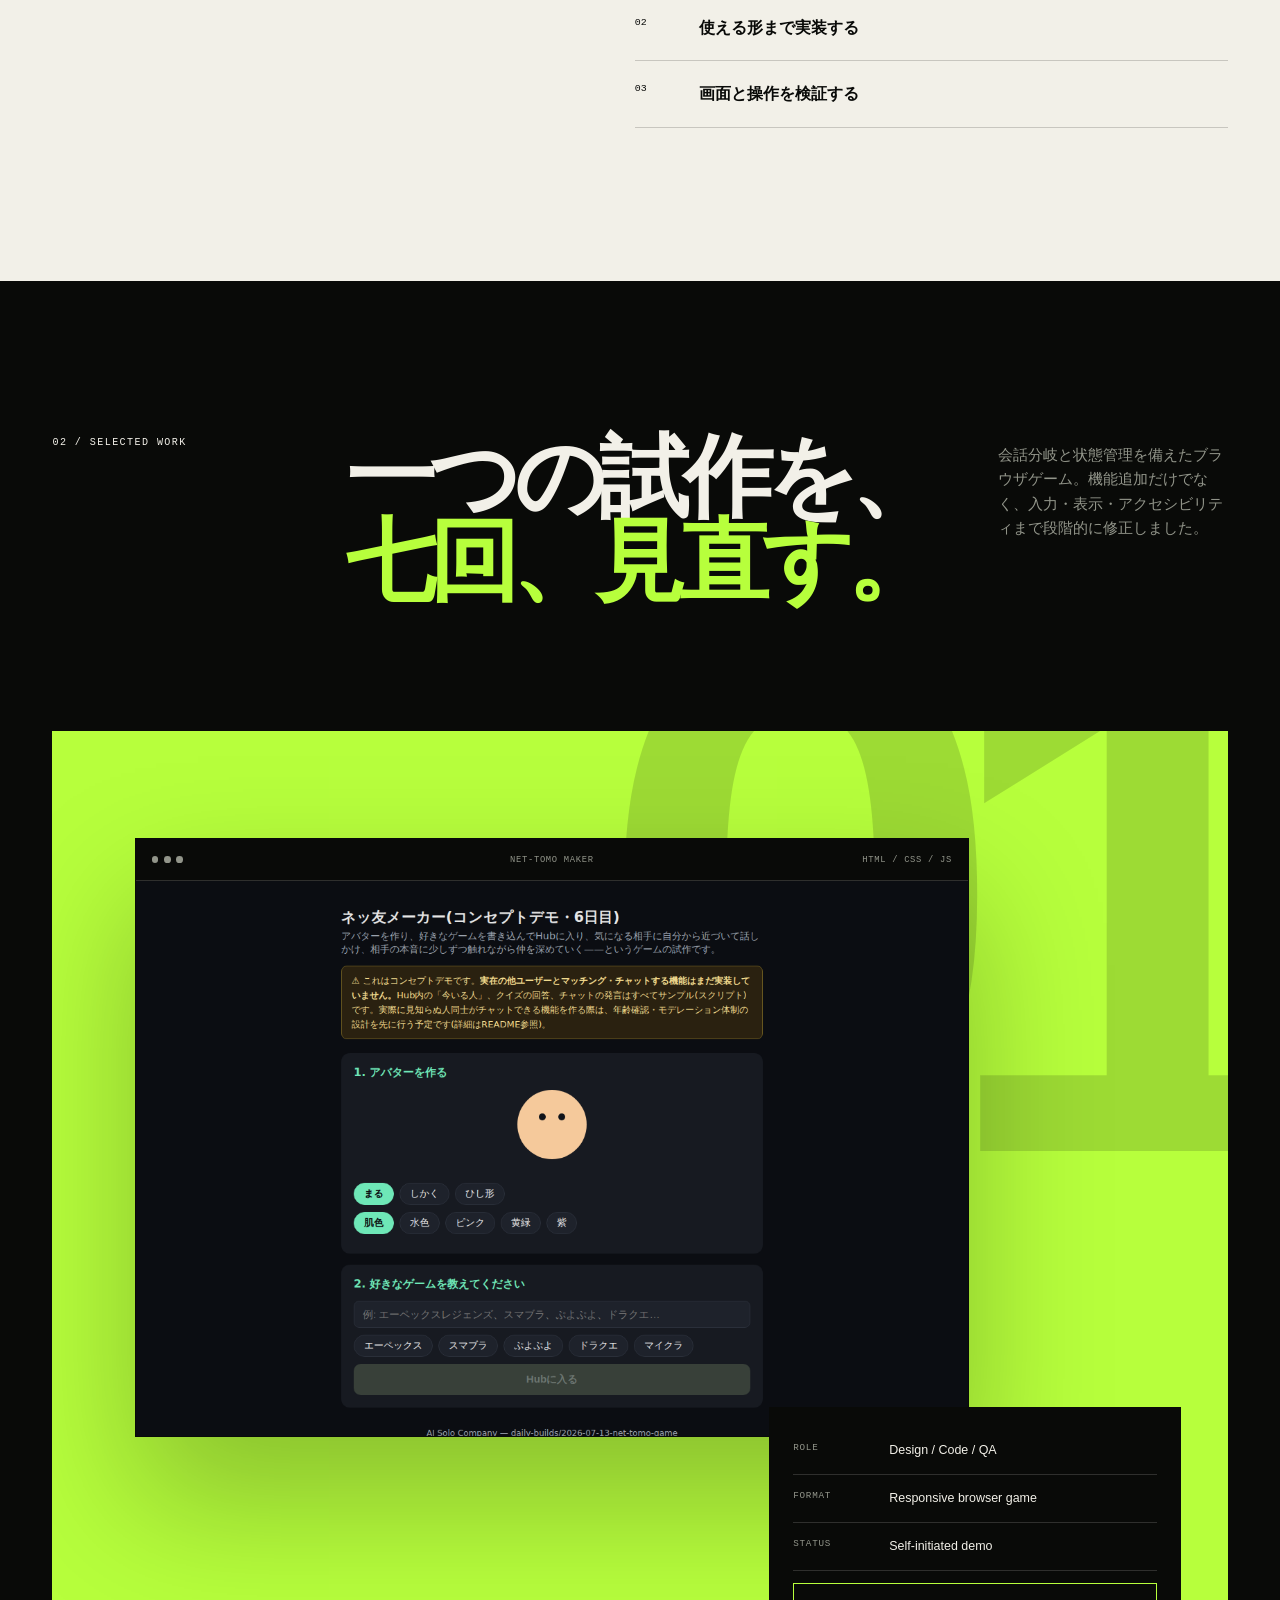
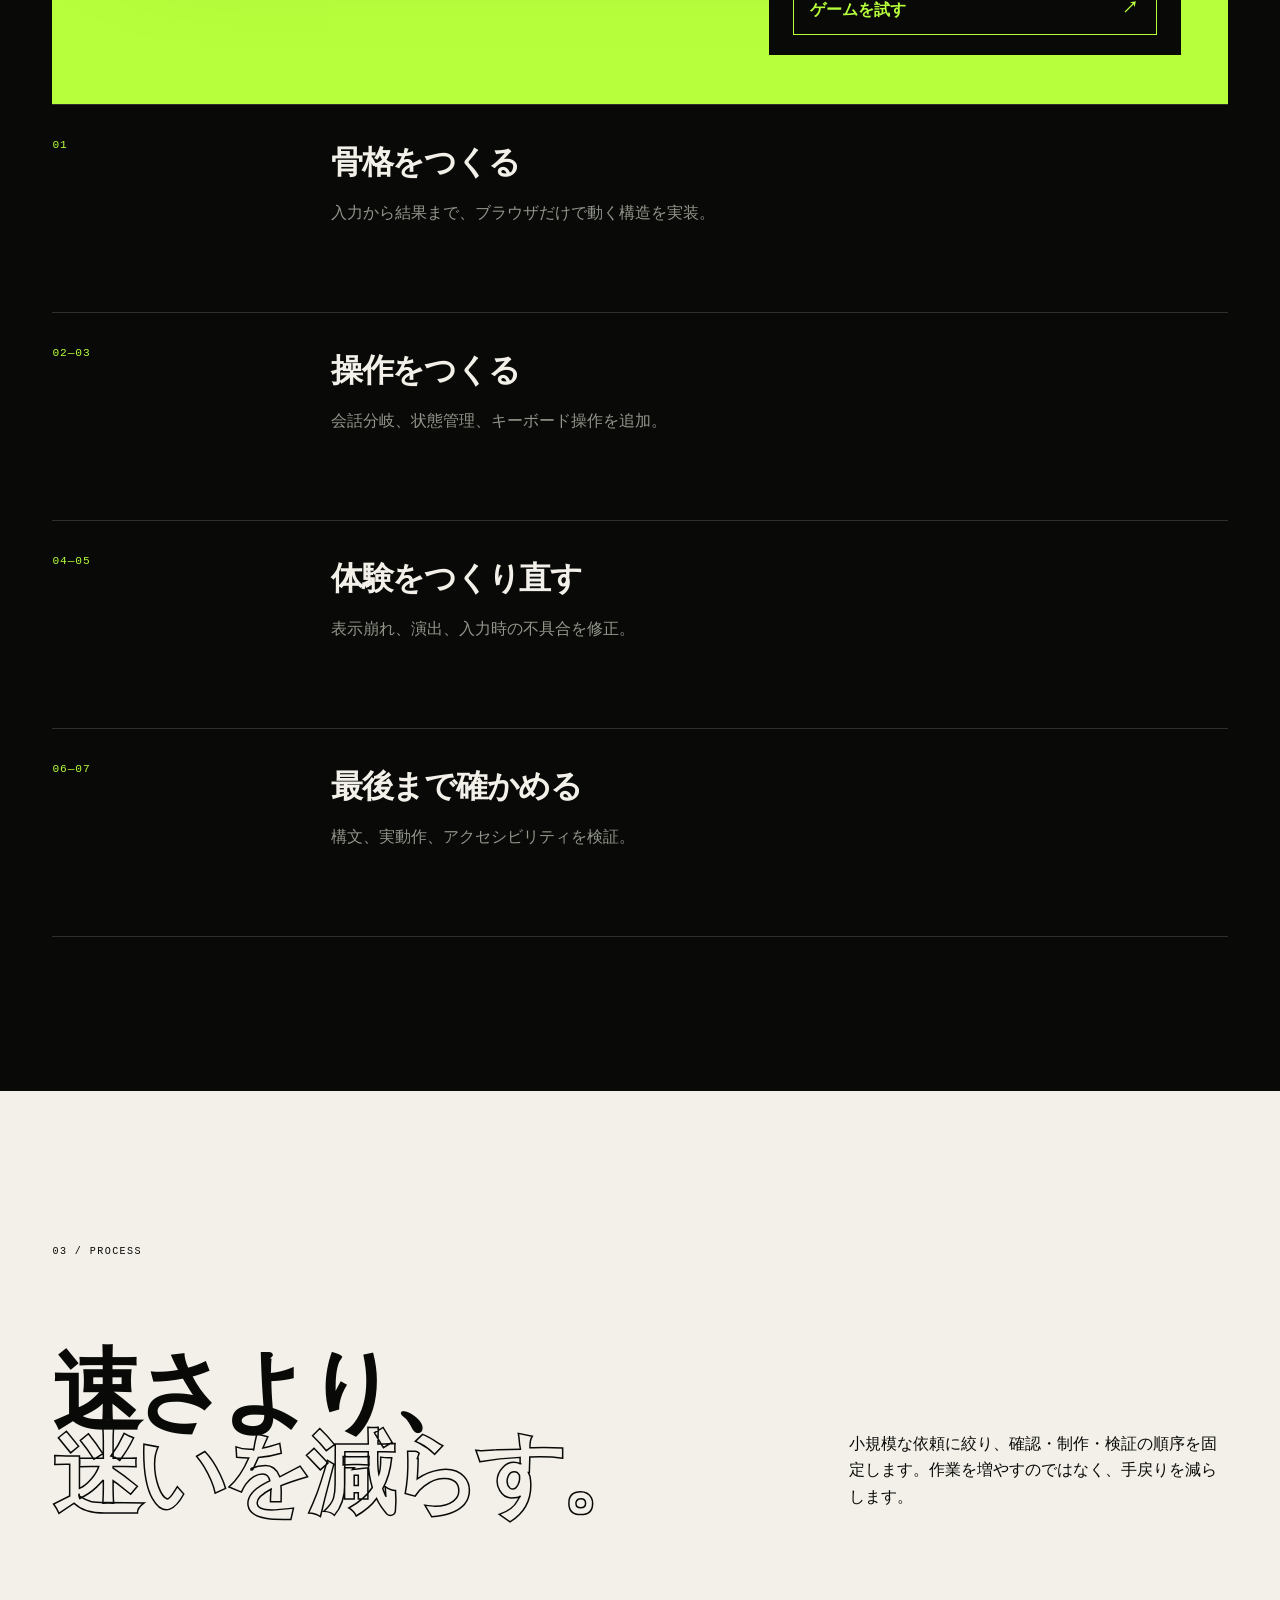
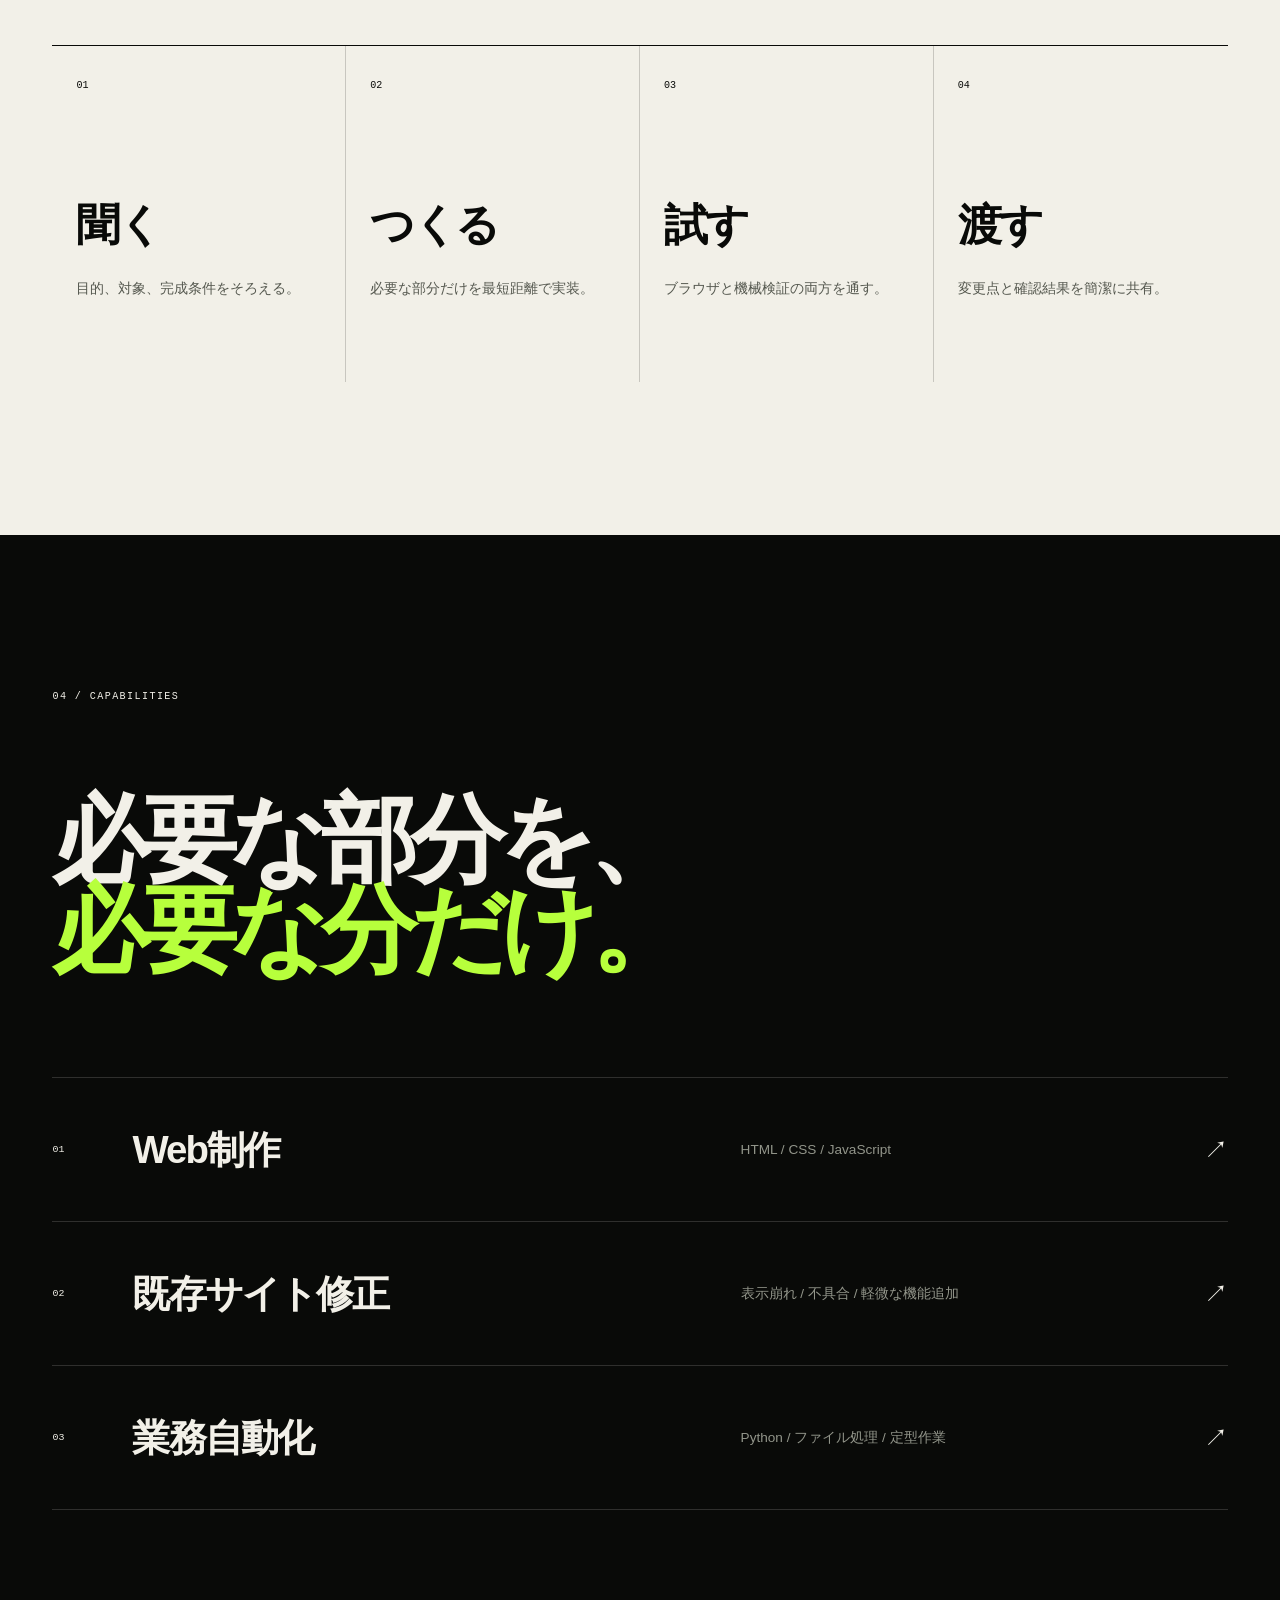
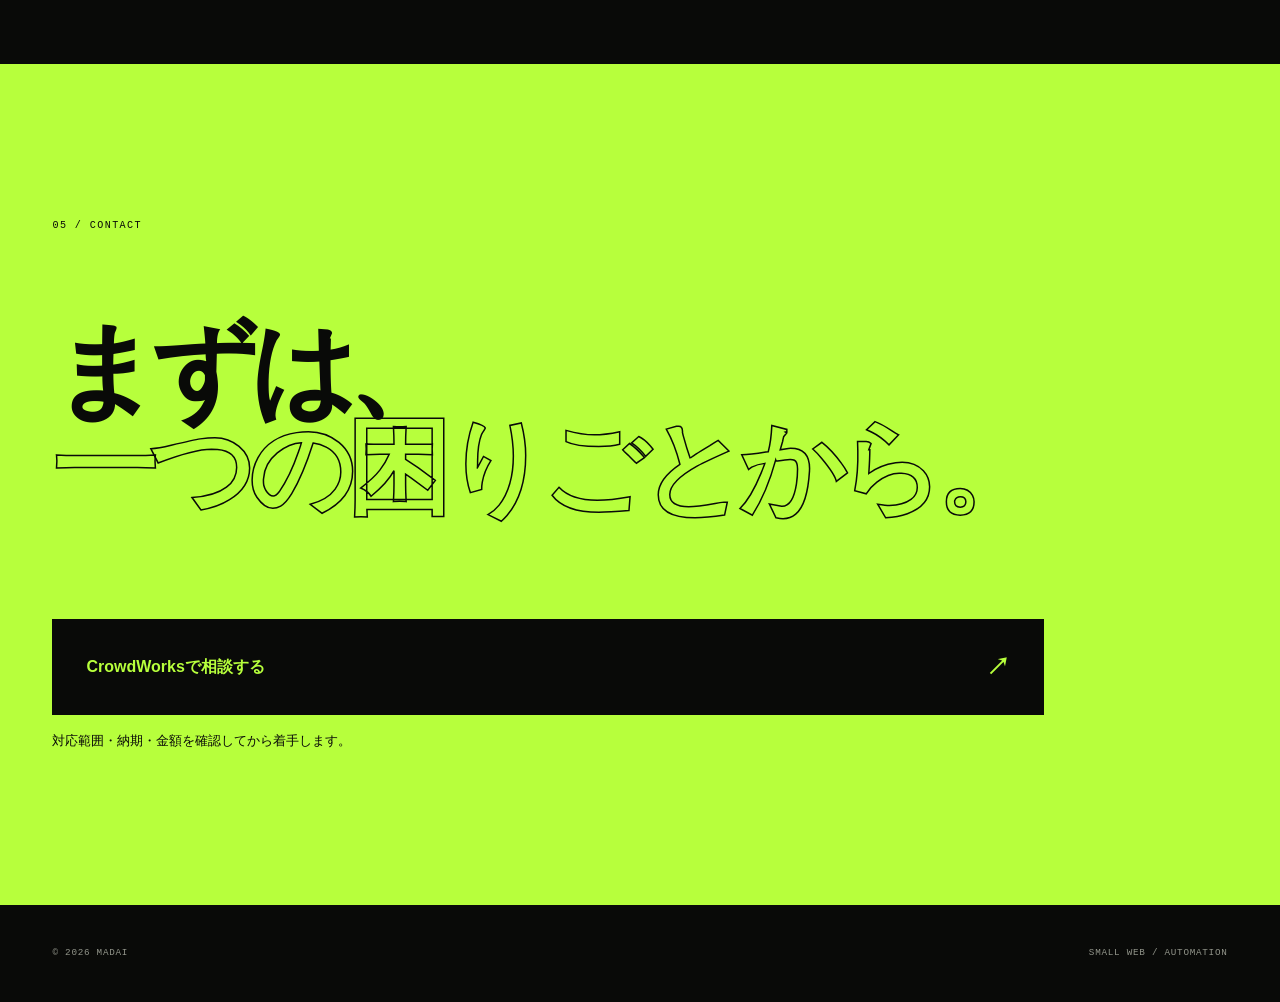
<file: site/landing/index.html>
<!doctype html>
<html lang="ja" class="no-js">
<head>
  <meta charset="utf-8">
  <meta name="viewport" content="width=device-width, initial-scale=1">
  <meta name="description" content="小規模Web制作、既存サイト修正、業務自動化に対応するmadaiのポートフォリオ。">
  <meta property="og:title" content="madai — Web production & automation">
  <meta property="og:description" content="小さくつくり、確かに直し、面倒を仕組みに変える。">
  <meta property="og:type" content="website">
  <meta name="twitter:card" content="summary_large_image">
  <meta name="theme-color" content="#090a08">
  <title>madai — Web production & automation</title>
  <link rel="stylesheet" href="styles.css">
  <script>document.documentElement.classList.replace('no-js', 'has-js');</script>
</head>
<body>
  <a class="skip-link" href="#content">本文へ移動</a>

  <div class="loader" aria-hidden="true">
    <p>MADAI / STUDIO</p>
    <div class="loader-track"><span></span></div>
  </div>

  <div class="cursor-dot" aria-hidden="true"></div>
  <div class="scroll-progress" aria-hidden="true"><span></span></div>

  <header class="site-header">
    <a class="wordmark" href="#top" aria-label="madai ホーム">MADAI<sup>01</sup></a>
    <nav aria-label="主要ナビゲーション">
      <a href="#work">WORK</a>
      <a href="#process">PROCESS</a>
      <a class="nav-cta" href="#contact">相談する</a>
    </nav>
  </header>

  <main id="content">
    <section class="hero" id="top" aria-labelledby="hero-title">
      <div class="hero-grid" aria-hidden="true"></div>
      <div class="hero-glow" aria-hidden="true"></div>

      <div class="hero-kicker reveal">
        <span>WEB PRODUCTION</span>
        <span>AUTOMATION</span>
        <span>JAPAN / 2026</span>
      </div>

      <h1 class="hero-title" id="hero-title" aria-label="Build. Fix. Automate.">
        <span class="title-line"><b>BUILD.</b></span>
        <span class="title-line title-outline"><b>FIX.</b></span>
        <span class="title-line"><b>AUTOMATE.</b></span>
      </h1>

      <div class="hero-copy reveal">
        <p>
          <span>小さくつくり、</span>
          <span>確かに直し、</span>
          <span>面倒を仕組みに変える。</span>
        </p>
        <a class="text-link" href="#work">制作実績を見る <span aria-hidden="true">↘</span></a>
      </div>

      <figure class="hero-product" data-tilt>
        <div class="browser-chrome" aria-hidden="true">
          <div class="browser-dots"><span></span><span></span><span></span></div>
          <p>NET-TOMO / SELF-INITIATED</p>
          <span>1200 × 800</span>
        </div>
        <div class="product-screen">
          <img src="assets/net-tomo-screen.png" width="1200" height="800" alt="会話分岐型ブラウザゲーム「ネッ友メーカー」の実画面">
        </div>
        <figcaption>
          <span>FEATURED PROJECT</span>
          <span>07 REVISIONS</span>
        </figcaption>
      </figure>

      <p class="hero-side-note" aria-hidden="true">SCROLL TO EXPLORE — 01</p>
    </section>

    <div class="signal-strip" aria-label="対応領域">
      <div class="signal-track">
        <span>WEB PRODUCTION</span><i></i><span>SITE REPAIR</span><i></i><span>WORKFLOW AUTOMATION</span><i></i>
        <span>WEB PRODUCTION</span><i></i><span>SITE REPAIR</span><i></i><span>WORKFLOW AUTOMATION</span><i></i>
      </div>
    </div>

    <section class="principle section-light" aria-labelledby="principle-title">
      <p class="section-label reveal">01 / PRINCIPLE</p>
      <h2 id="principle-title" class="statement reveal">
        <span>見た目だけで、</span>
        <span>完成にしない。</span>
      </h2>
      <div class="principle-copy reveal">
        <p>要件を確認し、実装し、実際のブラウザで確かめる。小規模な仕事ほど、その一連を省略しません。</p>
        <dl>
          <div><dt>01</dt><dd>要件を言葉にする</dd></div>
          <div><dt>02</dt><dd>使える形まで実装する</dd></div>
          <div><dt>03</dt><dd>画面と操作を検証する</dd></div>
        </dl>
      </div>
    </section>

    <section class="work" id="work" aria-labelledby="work-title">
      <div class="work-intro">
        <p class="section-label reveal">02 / SELECTED WORK</p>
        <h2 id="work-title" class="work-title reveal">
          <span>一つの試作を、</span>
          <span>七回、見直す。</span>
        </h2>
        <p class="work-summary reveal">会話分岐と状態管理を備えたブラウザゲーム。機能追加だけでなく、入力・表示・アクセシビリティまで段階的に修正しました。</p>
      </div>

      <div class="work-stage reveal">
        <div class="stage-number" aria-hidden="true">01</div>
        <figure class="stage-window">
          <div class="browser-chrome dark" aria-hidden="true">
            <div class="browser-dots"><span></span><span></span><span></span></div>
            <p>NET-TOMO MAKER</p>
            <span>HTML / CSS / JS</span>
          </div>
          <div class="stage-screen">
            <img src="assets/net-tomo-screen.png" width="1200" height="800" loading="lazy" alt="ネッ友メーカーの画面全体。入力欄、選択肢、アバター作成画面が表示されている">
          </div>
        </figure>
        <div class="stage-meta">
          <p><span>ROLE</span>Design / Code / QA</p>
          <p><span>FORMAT</span>Responsive browser game</p>
          <p><span>STATUS</span>Self-initiated demo</p>
          <a class="stage-link" href="daily-builds/2026-07-13-net-tomo-game/">ゲームを試す <span aria-hidden="true">↗</span></a>
        </div>
      </div>

      <ol class="revision-rail" aria-label="改訂工程">
        <li class="reveal"><span>01</span><div><h3>骨格をつくる</h3><p>入力から結果まで、ブラウザだけで動く構造を実装。</p></div></li>
        <li class="reveal"><span>02—03</span><div><h3>操作をつくる</h3><p>会話分岐、状態管理、キーボード操作を追加。</p></div></li>
        <li class="reveal"><span>04—05</span><div><h3>体験をつくり直す</h3><p>表示崩れ、演出、入力時の不具合を修正。</p></div></li>
        <li class="reveal"><span>06—07</span><div><h3>最後まで確かめる</h3><p>構文、実動作、アクセシビリティを検証。</p></div></li>
      </ol>
    </section>

    <section class="process section-light" id="process" aria-labelledby="process-title">
      <p class="section-label reveal">03 / PROCESS</p>
      <div class="process-head">
        <h2 id="process-title" class="statement compact reveal">
          <span>速さより、</span>
          <span>迷いを減らす。</span>
        </h2>
        <p class="reveal">小規模な依頼に絞り、確認・制作・検証の順序を固定します。作業を増やすのではなく、手戻りを減らします。</p>
      </div>
      <ol class="process-grid">
        <li class="reveal"><span>01</span><h3>聞く</h3><p>目的、対象、完成条件をそろえる。</p></li>
        <li class="reveal"><span>02</span><h3>つくる</h3><p>必要な部分だけを最短距離で実装。</p></li>
        <li class="reveal"><span>03</span><h3>試す</h3><p>ブラウザと機械検証の両方を通す。</p></li>
        <li class="reveal"><span>04</span><h3>渡す</h3><p>変更点と確認結果を簡潔に共有。</p></li>
      </ol>
    </section>

    <section class="capabilities" aria-labelledby="capabilities-title">
      <p class="section-label reveal">04 / CAPABILITIES</p>
      <h2 id="capabilities-title" class="capability-title reveal">
        <span>必要な部分を、</span>
        <span>必要な分だけ。</span>
      </h2>
      <ul class="capability-list">
        <li class="reveal"><span>01</span><h3>Web制作</h3><p>HTML / CSS / JavaScript</p><b aria-hidden="true">↗</b></li>
        <li class="reveal"><span>02</span><h3>既存サイト修正</h3><p>表示崩れ / 不具合 / 軽微な機能追加</p><b aria-hidden="true">↗</b></li>
        <li class="reveal"><span>03</span><h3>業務自動化</h3><p>Python / ファイル処理 / 定型作業</p><b aria-hidden="true">↗</b></li>
      </ul>
    </section>

    <section class="contact" id="contact" aria-labelledby="contact-title">
      <p class="section-label">05 / CONTACT</p>
      <h2 id="contact-title">
        <span>まずは、</span>
        <span>一つの困りごとから。</span>
      </h2>
      <a class="contact-button" href="https://crowdworks.jp/public/employees/7105536" target="_blank" rel="noopener noreferrer">
        <span>CrowdWorksで相談する</span>
        <span aria-hidden="true">↗</span>
      </a>
      <p class="contact-note">対応範囲・納期・金額を確認してから着手します。</p>
    </section>
  </main>

  <footer>
    <p>© 2026 MADAI</p>
    <p>SMALL WEB / AUTOMATION</p>
  </footer>

  <script src="script.js"></script>
</body>
</html>
</file>
<file: daily-builds/2026-07-13-net-tomo-game/game-playroom.css>
:root {
  color-scheme: light;
  --play-bg: #f4f0ff;
  --play-surface: #fffdf9;
  --play-surface-soft: #ebe6ff;
  --play-ink: #302943;
  --play-muted: #69627b;
  --play-violet: #6d5dfc;
  --play-violet-dark: #4a3ac7;
  --play-coral: #ff6b8a;
  --play-sky: #55c8f7;
  --play-mint: #55d6b1;
  --play-butter: #ffd166;
  --play-line: #d8d0ef;
  --play-shadow: #cfc6e8;
  --play-white: #ffffff;
  --content: 1120px;
  --gutter: clamp(1rem, 4vw, 3rem);
  --radius-card: 30px;
  --radius-control: 16px;
  --font-round: "Arial Rounded MT Bold", "Hiragino Maru Gothic ProN", "Yu Gothic", sans-serif;
  --font-body: "Hiragino Kaku Gothic ProN", "Yu Gothic", Meiryo, sans-serif;
  --ease-spring: cubic-bezier(.2, 1.35, .45, 1);
}

html {
  min-height: 100%;
  background: var(--play-bg);
  scroll-behavior: smooth;
}

body {
  position: relative;
  max-width: none;
  min-height: 100%;
  margin: 0;
  padding: 0;
  overflow-x: hidden;
  background:
    radial-gradient(circle at 8% 10%, rgba(255, 209, 102, .42) 0 8rem, transparent 8.1rem),
    radial-gradient(circle at 93% 18%, rgba(85, 200, 247, .25) 0 12rem, transparent 12.1rem),
    radial-gradient(circle at 76% 76%, rgba(255, 107, 138, .14) 0 15rem, transparent 15.1rem),
    var(--play-bg);
  color: var(--play-ink);
  font-family: var(--font-body);
  font-size: 16px;
  line-height: 1.65;
  text-rendering: optimizeLegibility;
}

body::before,
body::after {
  content: "";
  position: fixed;
  z-index: -1;
  pointer-events: none;
  border: 2px solid rgba(109, 93, 252, .12);
  border-radius: 45% 55% 60% 40%;
}

body::before { width: 15rem; height: 15rem; left: -6rem; bottom: 12%; transform: rotate(19deg); }
body::after { width: 10rem; height: 10rem; right: -4rem; top: 42%; transform: rotate(-28deg); }

button,
input { font: inherit; }
button { touch-action: manipulation; }
button,
a { -webkit-tap-highlight-color: transparent; }

.skip-link {
  position: fixed;
  z-index: 100;
  top: 1rem;
  left: 1rem;
  width: 1px;
  height: 1px;
  padding: .8rem 1rem;
  overflow: hidden;
  border-radius: .8rem;
  background: var(--play-ink);
  color: var(--play-white);
  clip-path: inset(50%);
  white-space: nowrap;
}
.skip-link:focus { width: auto; height: auto; overflow: visible; clip-path: none; }

.game-header {
  width: min(var(--content), calc(100% - 2 * var(--gutter)));
  min-height: 5.5rem;
  display: grid;
  grid-template-columns: 1fr auto 1fr;
  align-items: center;
  gap: 1rem;
  margin: 1rem auto 0;
  padding: 0 1.2rem;
  border: 2px solid rgba(109, 93, 252, .14);
  border-radius: 22px;
  background: rgba(255, 253, 249, .82);
  box-shadow: 0 10px 30px rgba(74, 58, 199, .08);
  backdrop-filter: blur(12px);
}

.back-link,
.game-mark,
.privacy-status {
  font-family: var(--font-round);
  font-size: .72rem;
  letter-spacing: .04em;
}

.back-link {
  min-width: 44px;
  min-height: 44px;
  display: inline-flex;
  align-items: center;
  gap: .55rem;
  width: max-content;
  color: var(--play-muted);
  text-decoration: none;
  transition: color .2s ease, transform .2s ease;
}
.back-link:hover { color: var(--play-violet); transform: translateX(-2px); }
.back-link svg,
.dpad svg { width: 1.2rem; height: 1.2rem; fill: none; stroke: currentColor; stroke-width: 2; stroke-linecap: round; stroke-linejoin: round; }

.game-mark {
  margin: 0;
  padding: .55rem .9rem;
  border-radius: 100vmax;
  background: var(--play-ink);
  color: var(--play-white);
}
.game-mark sup { color: var(--play-butter); font-size: .55rem; }

.privacy-status {
  justify-self: end;
  display: flex;
  align-items: center;
  gap: .55rem;
  margin: 0;
  color: var(--play-muted);
}
.privacy-status > span { width: .65rem; height: .65rem; border-radius: 50%; background: var(--play-mint); box-shadow: 0 0 0 .3rem rgba(85, 214, 177, .18); }

.game-shell {
  width: min(var(--content), calc(100% - 2 * var(--gutter)));
  margin: 0 auto;
  padding: clamp(3rem, 7vw, 6rem) 0 clamp(5rem, 9vw, 8rem);
}

.game-intro {
  position: relative;
  display: grid;
  grid-template-columns: minmax(0, 1.25fr) minmax(16rem, .75fr);
  align-items: center;
  gap: clamp(2rem, 6vw, 6rem);
  margin: 0 0 clamp(2.5rem, 5vw, 4.5rem);
  padding: clamp(2rem, 5vw, 4rem);
  overflow: hidden;
  border: 0;
  border-radius: 42px;
  background: linear-gradient(135deg, #7868ff, #5d4ce8 60%, #4334ba);
  box-shadow: 0 18px 0 #d9d1f2, 0 30px 60px rgba(74, 58, 199, .18);
  color: var(--play-white);
}

.game-intro::before,
.game-intro::after {
  content: "";
  position: absolute;
  pointer-events: none;
  border-radius: 50%;
}
.game-intro::before { width: 15rem; height: 15rem; right: -4rem; top: -6rem; background: var(--play-coral); opacity: .9; }
.game-intro::after { width: 8rem; height: 8rem; right: 18%; bottom: -4rem; background: var(--play-butter); opacity: .95; }
.game-intro > * { position: relative; z-index: 1; }

.kicker {
  display: inline-flex;
  margin: 0 0 1rem;
  padding: .45rem .75rem;
  border: 2px solid rgba(255,255,255,.35);
  border-radius: 100vmax;
  color: var(--play-white);
  font-family: var(--font-round);
  font-size: .7rem;
  letter-spacing: .05em;
}

.game-intro h1 {
  margin: 0;
  font-family: var(--font-round);
  font-size: clamp(3.2rem, 8.5vw, 7rem);
  font-weight: 900;
  letter-spacing: -.08em;
  line-height: .92;
  text-shadow: 0 5px 0 rgba(48, 41, 67, .22);
}
.game-intro h1 span { display: block; white-space: nowrap; }
.game-intro h1 span:last-child { color: var(--play-butter); -webkit-text-stroke: 0; }
.intro-copy { max-width: 25rem; margin: 0; color: rgba(255,255,255,.9); font-size: clamp(1rem, 1.4vw, 1.15rem); }

.safety-note {
  display: grid;
  grid-template-columns: 7rem 1fr;
  gap: 1.25rem;
  align-items: center;
  margin-bottom: 1.5rem;
  padding: 1.2rem 1.4rem;
  border: 2px solid #f1c754;
  border-radius: 20px;
  background: #fff4c9;
  box-shadow: 0 7px 0 #eadba5;
}
.safety-note p { margin: 0; color: #5b4a24; font-size: .9rem; }
.safety-note strong { color: #33270d; }
.safety-index { color: #765b10; font-family: var(--font-round); font-size: .7rem; }

.progress-rail {
  display: grid;
  grid-template-columns: repeat(4, 1fr);
  gap: .75rem;
  margin: 0 0 clamp(2rem, 5vw, 4rem);
  padding: 0;
  border: 0;
  list-style: none;
}
.progress-rail li {
  min-height: 3.5rem;
  display: flex;
  align-items: center;
  justify-content: center;
  gap: .55rem;
  padding: 0 .7rem;
  border: 2px solid var(--play-line);
  border-radius: 17px;
  background: rgba(255,255,255,.55);
  color: #8a839b;
  font-family: var(--font-round);
  font-size: .72rem;
  transition: color .22s ease, border-color .22s ease, background .22s ease, transform .22s var(--ease-spring);
}
.progress-rail li span { min-width: 1.7rem; height: 1.7rem; display: grid; place-items: center; border-radius: 50%; background: var(--play-surface-soft); color: inherit; }
.progress-rail li.is-current { border-color: var(--play-violet); background: var(--play-white); color: var(--play-violet-dark); transform: translateY(-3px); box-shadow: 0 7px 0 #ddd6f7; }
.progress-rail li.is-current span { background: var(--play-violet); color: var(--play-white); }
.progress-rail li.is-complete { border-color: #8cddc5; background: #e9fbf5; color: #2f745f; }

.setup-grid {
  display: grid;
  grid-template-columns: 1fr 1fr;
  gap: 1.25rem;
  background: transparent;
}

.game-panel,
section {
  margin: 0;
  padding: clamp(1.5rem, 3vw, 2.4rem);
  border: 2px solid rgba(109, 93, 252, .14);
  border-radius: var(--radius-card);
  background: rgba(255, 253, 249, .94);
  box-shadow: 0 12px 0 var(--play-shadow), 0 25px 50px rgba(74, 58, 199, .1);
}

.panel-heading { display: grid; grid-template-columns: 2.7rem 1fr; gap: 1rem; align-items: start; margin-bottom: 1.8rem; }
.panel-heading > span { width: 2.3rem; height: 2.3rem; display: grid; place-items: center; border-radius: 12px; background: var(--play-surface-soft); color: var(--play-violet-dark); font-family: var(--font-round); font-size: .72rem; }
.panel-heading p { margin: 0 0 .15rem; color: var(--play-muted); font-family: var(--font-round); font-size: .68rem; letter-spacing: .04em; }
.panel-heading h2 { margin: 0; color: var(--play-ink); font-family: var(--font-round); font-size: clamp(1.35rem, 2.4vw, 2rem); letter-spacing: -.04em; line-height: 1.2; }

.avatar-stage {
  position: relative;
  min-height: 15rem;
  display: grid;
  place-items: center;
  margin-bottom: 1.8rem;
  overflow: hidden;
  border: 0;
  border-radius: 26px;
  background:
    radial-gradient(circle at 50% 43%, rgba(255,255,255,.95) 0 5rem, transparent 5.1rem),
    linear-gradient(145deg, #bcecff, #d7cfff 55%, #ffc7d4);
  box-shadow: inset 0 -12px 24px rgba(74,58,199,.09), inset 0 2px 0 rgba(255,255,255,.8);
}
.avatar-stage::before { content: ""; position: absolute; width: 12rem; height: 12rem; border: 2px dashed rgba(74,58,199,.2); border-radius: 50%; }
.avatar-preview { z-index: 2; width: 150px; height: 150px; margin: 0; }
.face { width: 122px; height: 122px; margin: 14px auto; border: 3px solid rgba(48,41,67,.22); box-shadow: inset 0 -10px 18px rgba(48,41,67,.08), 0 14px 0 rgba(74,58,199,.12); }
.face.square,
.face.diamond { border-radius: 1.6rem; }
.eyes { top: 43px; gap: 22px; }
.face.diamond .eyes { top: 48px; }
.eye { width: 10px; height: 10px; background: var(--play-ink); }
.avatar-shadow { position: absolute; left: 50%; bottom: 2rem; width: 7.5rem; height: 1rem; border-radius: 50%; background: rgba(74,58,199,.18); filter: blur(.45rem); transform: translateX(-50%); }

fieldset { min-width: 0; margin: 0 0 1.2rem; padding: 0; border: 0; }
legend,
.game-choice-panel > label { display: block; margin-bottom: .65rem; color: var(--play-muted); font-family: var(--font-round); font-size: .72rem; }
.row { display: flex; flex-wrap: wrap; gap: .65rem; margin: 0; }

button.opt {
  min-height: 46px;
  display: inline-flex;
  align-items: center;
  gap: .45rem;
  padding: .65rem 1rem;
  border: 2px solid var(--play-line);
  border-radius: 15px;
  background: var(--play-white);
  box-shadow: 0 4px 0 #d9d2ec;
  color: var(--play-ink);
  cursor: pointer;
  font-size: .86rem;
  font-weight: 700;
  transition: border-color .2s ease, background .2s ease, color .2s ease, transform .18s var(--ease-spring), box-shadow .18s ease;
}
button.opt:hover { border-color: var(--play-violet); color: var(--play-violet-dark); transform: translateY(-2px); box-shadow: 0 6px 0 #d9d2ec; }
button.opt:active { transform: translateY(2px) scale(.98); box-shadow: 0 1px 0 #d9d2ec; }
button.opt.active { border-color: var(--play-violet); background: var(--play-violet); color: var(--play-white); box-shadow: 0 5px 0 var(--play-violet-dark); }
.color-row button.opt i { width: .8rem; height: .8rem; border: 2px solid rgba(48,41,67,.17); border-radius: 50%; background: var(--swatch); }

.game-choice-panel { display: flex; flex-direction: column; }
.game-choice-panel input[type=text] {
  min-height: 3.8rem;
  width: 100%;
  margin: 0;
  padding: 0 1rem;
  border: 2px solid var(--play-line);
  border-radius: var(--radius-control);
  background: var(--play-white);
  color: var(--play-ink);
  font-size: 1rem;
  box-shadow: inset 0 3px 0 rgba(109,93,252,.04);
}
.game-choice-panel input::placeholder { color: #9992a8; }
.input-help { margin: .65rem 0 1.5rem; color: var(--play-muted); font-size: .82rem; }
.preset-row { margin-bottom: auto; }

button.big {
  min-height: 4rem;
  display: flex;
  align-items: center;
  justify-content: space-between;
  gap: 1rem;
  width: 100%;
  margin-top: 2rem;
  padding: 0 1.25rem;
  border: 0;
  border-radius: 18px;
  background: linear-gradient(135deg, #7a6aff, #5a49e0);
  box-shadow: 0 8px 0 var(--play-violet-dark), 0 16px 30px rgba(109,93,252,.22);
  color: var(--play-white);
  cursor: pointer;
  font-family: var(--font-round);
  font-size: .95rem;
  animation: none !important;
  transition: filter .2s ease, transform .2s var(--ease-spring), box-shadow .2s ease, opacity .2s ease;
}
button.big:hover:not(:disabled) { filter: brightness(1.08); transform: translateY(-2px); box-shadow: 0 10px 0 var(--play-violet-dark), 0 20px 34px rgba(109,93,252,.25); }
button.big:active:not(:disabled) { transform: translateY(5px) scale(.99); box-shadow: 0 3px 0 var(--play-violet-dark); }
button.big:disabled { background: #d8d3e4; box-shadow: 0 6px 0 #bbb5c8; color: #746e80; cursor: not-allowed; opacity: .75; }

.hub-panel,
.talk-panel,
.result-panel { margin-top: clamp(3rem, 7vw, 5rem); border-color: rgba(109,93,252,.2); }
.hub-copy { display: flex; align-items: end; justify-content: space-between; gap: 2rem; margin-bottom: 1.5rem; }
.hub-copy h3 { margin: 0 0 .3rem; color: var(--play-coral); font-family: var(--font-round); font-size: 1.1rem; }
.hub-copy .lead { max-width: 50rem; margin: 0; color: var(--play-muted); }
.control-note { margin: 0; padding: .45rem .7rem; border-radius: 100vmax; background: #e7f8ff; color: #176b90; font-family: var(--font-round); font-size: .67rem; white-space: nowrap; }

.room-wrap { position: relative; overflow: hidden; padding: .8rem; border: 0; border-radius: 28px; background: linear-gradient(145deg, #5a4b7b, #372d51); box-shadow: inset 0 4px 8px rgba(255,255,255,.1), 0 10px 0 #cfc5e8; }
#room-canvas { display: block; width: 100%; aspect-ratio: 7 / 4; border: 3px solid #291f3e; border-radius: 19px; background: #241b36; box-shadow: inset 0 0 30px rgba(85,200,247,.12); touch-action: none; }
.talk-btn { min-height: 3rem; bottom: 1.7rem; padding: 0 1.25rem; border: 0; border-radius: 100vmax; background: var(--play-coral); box-shadow: 0 5px 0 #bc405e; color: var(--play-white); font-weight: 800; }
.hub-controls { display: grid; grid-template-columns: 12rem 1fr minmax(13rem,17rem); align-items: center; gap: 2rem; margin-top: 1.8rem; }
.dpad { grid-template-columns: repeat(3, 50px); grid-template-rows: repeat(3, 50px); gap: .35rem; justify-content: start; margin: 0; }
.dpad button { min-width: 50px; min-height: 50px; display: grid; place-items: center; padding: 0; border: 2px solid #c8c0dd; border-radius: 15px; background: #f3effc; box-shadow: 0 4px 0 #c8c0dd; color: var(--play-violet-dark); cursor: pointer; transition: transform .16s var(--ease-spring), box-shadow .16s ease, background .16s ease; }
.dpad button:hover { background: var(--play-white); }
.dpad button:active { transform: translateY(3px); box-shadow: 0 1px 0 #c8c0dd; }
.dpad-core { width: 50px; height: 50px; border: 0; border-radius: 15px; background: #e5dff2; }
.room-hint { margin: 0; color: var(--play-muted); font-size: .84rem; text-align: left; }
.secondary-action { margin: 0; background: var(--play-white); box-shadow: 0 6px 0 #d4cceb; color: var(--play-violet-dark); border: 2px solid var(--play-line); }

.talk-panel { position: relative; background: linear-gradient(160deg, #fffdf9, #f6f1ff); }
.talk-panel > .lead { margin: -1rem 0 1.5rem 3.7rem; color: var(--play-muted); }
.chat-log { max-height: 25rem; min-height: 12rem; margin: 0; padding: 1.2rem; overflow-y: auto; border: 0; border-radius: 24px; background: #e9e4f8; box-shadow: inset 0 4px 10px rgba(74,58,199,.08); font-size: .92rem; }
.chat-msg { max-width: 76%; margin: 0 0 .8rem; padding: .9rem 1rem; border: 0; border-radius: 18px 18px 18px 5px; background: var(--play-white); box-shadow: 0 4px 0 #d8d1ea; color: var(--play-ink); }
.chat-msg:nth-child(even) { margin-left: auto; border-radius: 18px 18px 5px 18px; background: #ded8ff; box-shadow: 0 4px 0 #c3b9f1; }
.chat-msg .who { display: block; margin: 0 0 .2rem; color: var(--play-coral); font-family: var(--font-round); font-size: .68rem; }
.talk-options { margin-top: 1rem; }
.talk-options button.opt { min-height: 3rem; border-radius: 15px; }
.chat-input-row { display: grid; grid-template-columns: 1fr auto; gap: .6rem; width: 100%; margin: 1rem 0 0; }
.chat-input-row input { min-height: 3.5rem; margin: 0; padding: 0 1rem; border: 2px solid var(--play-line); border-radius: 16px; background: var(--play-white); color: var(--play-ink); }
.chat-input-row button { min-width: 5rem; min-height: 3.5rem; border: 0; border-radius: 16px; background: var(--play-violet); box-shadow: 0 5px 0 var(--play-violet-dark); color: var(--play-white); }
.heart-pop { top: 2rem; right: 2rem; font-family: var(--font-round); font-size: 1.5rem; }

.result-card { position: relative; overflow: hidden; padding: clamp(1.5rem, 4vw, 3.5rem); border: 0; border-radius: 28px; background: linear-gradient(145deg, #302943, #4a3a6d); box-shadow: 0 12px 0 #c8bee2; color: var(--play-white); text-align: left; }
.result-card::after { content: ""; position: absolute; width: 13rem; height: 13rem; right: -4rem; top: -4rem; border-radius: 50%; background: var(--play-coral); opacity: .85; }
.result-card > * { position: relative; z-index: 1; }
.result-card .name { color: var(--play-white); font-family: var(--font-round); font-size: clamp(2rem, 5vw, 4.5rem); letter-spacing: -.05em; }
.result-card .score { margin: .4rem 0; color: var(--play-butter); font-family: var(--font-round); font-size: clamp(4rem, 10vw, 8rem); line-height: .9; }
.result-card .reason { max-width: 42rem; color: #e5def4; font-size: .92rem; }
#result-chat-transcript { margin-top: 2rem; }
#result-chat-transcript h3 { color: var(--play-white); }
#result-chat-transcript .chat-msg { color: var(--play-ink); }
#restart-btn { max-width: 24rem; background: var(--play-coral); box-shadow: 0 8px 0 #bc405e; }

.game-footer { width: min(var(--content), calc(100% - 2 * var(--gutter))); display: flex; justify-content: space-between; gap: 2rem; margin: 0 auto 2rem; padding: 1.5rem 0; border: 0; color: var(--play-muted); font-family: var(--font-round); font-size: .68rem; }

.hidden { display: none !important; }
.sr-only { position: absolute; width: 1px; height: 1px; padding: 0; margin: -1px; overflow: hidden; clip: rect(0,0,0,0); white-space: nowrap; border: 0; }

button:focus-visible,
input:focus-visible,
a:focus-visible { outline: 4px solid var(--play-sky); outline-offset: 4px; }

@media (max-width: 820px) {
  .game-intro { grid-template-columns: 1fr; gap: 1.5rem; }
  .intro-copy { max-width: 38rem; }
  .setup-grid { grid-template-columns: 1fr; }
  .hub-controls { grid-template-columns: 11rem 1fr; }
  .secondary-action { grid-column: 1 / -1; }
}

@media (max-width: 560px) {
  .game-header { grid-template-columns: 1fr auto; min-height: 4.5rem; margin-top: .5rem; border-radius: 18px; }
  .game-mark { display: none; }
  .game-shell { padding-top: 2rem; }
  .game-intro { padding: 2rem 1.4rem 2.5rem; border-radius: 28px; box-shadow: 0 12px 0 #d9d1f2; }
  .game-intro h1 { font-size: clamp(3.3rem, 18vw, 5.2rem); }
  .game-intro::before { width: 9rem; height: 9rem; right: -3rem; top: -3rem; }
  .game-intro::after { width: 5rem; height: 5rem; }
  .safety-note { grid-template-columns: 1fr; gap: .4rem; }
  .progress-rail { grid-template-columns: repeat(4, minmax(0,1fr)); gap: .4rem; }
  .progress-rail li { min-height: 3.2rem; padding: 0; font-size: 0; }
  .progress-rail li span { font-size: .7rem; }
  .game-panel { padding: 1.2rem; border-radius: 24px; }
  .panel-heading { grid-template-columns: 2.5rem 1fr; }
  .hub-copy { display: block; }
  .control-note { display: inline-flex; margin-top: 1rem; }
  .room-wrap { padding: .45rem; border-radius: 20px; }
  .hub-controls { grid-template-columns: 1fr; justify-items: center; }
  .dpad { justify-content: center; }
  .room-hint { text-align: center; }
  .secondary-action { width: 100%; }
  .talk-panel > .lead { margin-left: 0; }
  .chat-msg { max-width: 100%; }
  .chat-input-row { grid-template-columns: 1fr; }
  .game-footer { flex-direction: column; gap: .4rem; }
}

@media (prefers-reduced-motion: reduce) {
  html { scroll-behavior: auto; }
  *, *::before, *::after { animation: none !important; transition-duration: .01ms !important; }
}
</file>
<file: site/landing/styles.css>
:root {
  color-scheme: dark;
  --carbon: #090a08;
  --carbon-raised: #11130f;
  --ivory: #f2f0e8;
  --signal: #b7ff3c;
  --muted: #92958a;
  --line-dark: rgba(242, 240, 232, .16);
  --line-light: rgba(9, 10, 8, .18);
  --gutter: clamp(1.25rem, 4.1vw, 4.75rem);
  --header-height: 5.5rem;
  --ease-out: cubic-bezier(.16, 1, .3, 1);
  --ease-in-out: cubic-bezier(.76, 0, .24, 1);
  --font-display: "Arial Black", "Helvetica Neue", Arial, "Yu Gothic", sans-serif;
  --font-body: "Helvetica Neue", Arial, "Hiragino Kaku Gothic ProN", "Yu Gothic", sans-serif;
  --font-mono: "SFMono-Regular", Consolas, "Liberation Mono", monospace;
}

* { box-sizing: border-box; }

html { scroll-behavior: smooth; background: var(--carbon); }

body {
  margin: 0;
  overflow-x: hidden;
  background: var(--carbon);
  color: var(--ivory);
  font-family: var(--font-body);
  font-size: 16px;
  line-height: 1.6;
  text-rendering: optimizeLegibility;
}

body::before {
  content: "";
  position: fixed;
  inset: 0;
  z-index: 90;
  pointer-events: none;
  opacity: .055;
  background-image: url("data:image/svg+xml,%3Csvg viewBox='0 0 180 180' xmlns='http://www.w3.org/2000/svg'%3E%3Cfilter id='n'%3E%3CfeTurbulence type='fractalNoise' baseFrequency='.92' numOctaves='4' stitchTiles='stitch'/%3E%3C/filter%3E%3Crect width='100%25' height='100%25' filter='url(%23n)' opacity='.75'/%3E%3C/svg%3E");
}

img { display: block; max-width: 100%; }
a { color: inherit; }

.skip-link {
  position: fixed;
  z-index: 120;
  top: 1rem;
  left: 1rem;
  padding: .75rem 1rem;
  background: var(--signal);
  color: var(--carbon);
  transform: translateY(-180%);
}
.skip-link:focus { transform: translateY(0); }

.loader {
  position: fixed;
  inset: 0;
  z-index: 110;
  display: grid;
  place-content: center;
  gap: 1rem;
  background: var(--signal);
  color: var(--carbon);
  transition: clip-path .85s var(--ease-in-out), visibility .85s;
  clip-path: inset(0 0 0 0);
}
.loader p { margin: 0; font-family: var(--font-display); font-size: clamp(1.25rem, 2.5vw, 2.5rem); letter-spacing: -.04em; }
.loader-track { width: min(60vw, 25rem); height: 2px; overflow: hidden; background: rgba(9,10,8,.22); }
.loader-track span { display: block; width: 100%; height: 100%; background: var(--carbon); transform-origin: left; animation: load-line .9s var(--ease-out) both; }
.is-ready .loader { visibility: hidden; clip-path: inset(0 0 100% 0); }

.cursor-dot {
  position: fixed;
  z-index: 100;
  left: 0;
  top: 0;
  width: .65rem;
  height: .65rem;
  border-radius: 50%;
  background: var(--signal);
  pointer-events: none;
  mix-blend-mode: difference;
  transform: translate(-50%, -50%);
  transition: width .2s ease, height .2s ease;
}

.scroll-progress {
  position: fixed;
  z-index: 95;
  top: 0;
  left: 0;
  width: 100%;
  height: 3px;
  background: transparent;
}
.scroll-progress span { display: block; width: 100%; height: 100%; background: var(--signal); transform: scaleX(0); transform-origin: left; }

.site-header {
  position: absolute;
  z-index: 40;
  top: 0;
  left: 0;
  display: flex;
  align-items: center;
  justify-content: space-between;
  width: 100%;
  min-height: var(--header-height);
  padding: 0 var(--gutter);
  border-bottom: 1px solid var(--line-dark);
}
.wordmark { min-height: 44px; display: inline-flex; align-items: center; font-family: var(--font-display); font-size: 1rem; letter-spacing: -.04em; text-decoration: none; }
.wordmark sup { margin-left: .18rem; color: var(--signal); font-family: var(--font-mono); font-size: .5rem; font-weight: 400; }
.site-header nav { display: flex; align-items: center; gap: clamp(.5rem, 2vw, 2rem); }
.site-header nav a { min-width: 44px; min-height: 44px; display: inline-flex; align-items: center; justify-content: center; padding: 0 .5rem; font-family: var(--font-mono); font-size: .68rem; letter-spacing: .08em; text-decoration: none; }
.site-header nav a:not(.nav-cta):hover { color: var(--signal); }
.nav-cta { padding: 0 1.1rem !important; border: 1px solid var(--signal); border-radius: 100vmax; color: var(--signal); transition: background .2s ease, color .2s ease; }
.nav-cta:hover { background: var(--signal); color: var(--carbon); }

.hero {
  position: relative;
  isolation: isolate;
  min-height: 100svh;
  overflow: hidden;
  padding: calc(var(--header-height) + clamp(2rem, 6vw, 6rem)) var(--gutter) clamp(3rem, 6vw, 6rem);
  background: var(--carbon);
}
.hero-grid {
  position: absolute;
  z-index: -3;
  inset: var(--header-height) 0 0;
  background-image: linear-gradient(var(--line-dark) 1px, transparent 1px), linear-gradient(90deg, var(--line-dark) 1px, transparent 1px);
  background-size: clamp(4rem, 8vw, 8rem) clamp(4rem, 8vw, 8rem);
  mask-image: linear-gradient(to bottom, black, transparent 78%);
}
.hero-glow {
  position: absolute;
  z-index: -2;
  left: var(--pointer-x, 70%);
  top: var(--pointer-y, 42%);
  width: min(54vw, 50rem);
  aspect-ratio: 1;
  border-radius: 50%;
  background: var(--signal);
  filter: blur(11rem);
  opacity: .12;
  transform: translate(-50%, -50%);
}
.hero-kicker { display: flex; gap: 1.25rem; padding-bottom: 2rem; font-family: var(--font-mono); font-size: .62rem; letter-spacing: .12em; color: var(--muted); }
.hero-kicker span:not(:last-child)::after { content: "/"; margin-left: 1.25rem; color: var(--signal); }

.hero-title {
  position: relative;
  z-index: 3;
  width: max-content;
  margin: 0;
  font-family: var(--font-display);
  font-size: clamp(4.1rem, 11.1vw, 11.5rem);
  font-weight: 900;
  letter-spacing: -.08em;
  line-height: .72;
  text-transform: uppercase;
}
.title-line { display: block; overflow: hidden; white-space: nowrap; padding-right: .08em; }
.title-line b { display: block; font: inherit; transform: translateY(115%); animation: title-rise .9s calc(.55s + var(--delay, 0s)) var(--ease-out) forwards; }
.title-line:nth-child(2) { --delay: .07s; }
.title-line:nth-child(3) { --delay: .14s; }
.title-outline { color: transparent; -webkit-text-stroke: clamp(1px, .09vw, 2px) var(--ivory); }
.title-outline b::after { content: ""; display: inline-block; width: .18em; aspect-ratio: 1; margin-left: .08em; border-radius: 50%; background: var(--signal); vertical-align: .18em; }

.hero-copy {
  position: relative;
  z-index: 6;
  display: grid;
  grid-template-columns: minmax(15rem, 27rem) auto;
  align-items: end;
  gap: 2rem;
  width: min(58%, 45rem);
  margin-top: clamp(2.5rem, 6vw, 6rem);
}
.hero-copy p { margin: 0; font-size: clamp(1rem, 1.35vw, 1.25rem); font-weight: 500; line-height: 1.65; }
.hero-copy p span { display: block; }
.text-link { min-height: 44px; display: inline-flex; align-items: center; justify-content: space-between; gap: 1rem; padding-bottom: .25rem; border-bottom: 1px solid var(--signal); color: var(--signal); font-size: .86rem; text-decoration: none; }
.text-link span { font-size: 1.2rem; transition: transform .2s ease; }
.text-link:hover span { transform: translate(.2rem, .2rem); }

.hero-product {
  position: absolute;
  z-index: 2;
  right: -3vw;
  bottom: clamp(1rem, 4vw, 4rem);
  width: min(49vw, 49rem);
  margin: 0;
  border: 1px solid var(--line-dark);
  background: var(--carbon-raised);
  box-shadow: 0 4rem 10rem rgba(0,0,0,.48);
  transform: perspective(1200px) rotateY(-7deg) rotateX(3deg);
  transform-style: preserve-3d;
  transition: transform .18s ease-out;
  animation: product-enter 1.1s .95s var(--ease-out) both;
}
.browser-chrome { min-height: 2.6rem; display: grid; grid-template-columns: 1fr auto 1fr; align-items: center; gap: 1rem; padding: 0 1rem; border-bottom: 1px solid var(--line-dark); font-family: var(--font-mono); font-size: .55rem; letter-spacing: .08em; color: var(--muted); }
.browser-chrome > span { justify-self: end; }
.browser-dots { display: flex; gap: .35rem; }
.browser-dots span { width: .42rem; height: .42rem; border-radius: 50%; background: var(--muted); }
.product-screen, .stage-screen { aspect-ratio: 3 / 2; overflow: hidden; background: #1e211d; }
.product-screen img, .stage-screen img { width: 100%; height: 100%; object-fit: contain; object-position: center; }
.hero-product figcaption { min-height: 2.8rem; display: flex; align-items: center; justify-content: space-between; padding: 0 1rem; color: var(--muted); font-family: var(--font-mono); font-size: .58rem; letter-spacing: .1em; }
.hero-product figcaption span:last-child { color: var(--signal); }
.hero-side-note { position: absolute; left: 1rem; bottom: 2rem; margin: 0; color: var(--muted); font-family: var(--font-mono); font-size: .55rem; letter-spacing: .12em; writing-mode: vertical-rl; }

.signal-strip { overflow: hidden; border-top: 1px solid var(--signal); border-bottom: 1px solid var(--signal); background: var(--signal); color: var(--carbon); }
.signal-track { display: flex; align-items: center; width: max-content; min-height: 3.6rem; }
.signal-track span { padding: 0 2rem; font-family: var(--font-display); font-size: .82rem; letter-spacing: -.02em; }
.signal-track i { width: .5rem; height: .5rem; border-radius: 50%; background: var(--carbon); }

.section-light { background: var(--ivory); color: var(--carbon); }
.principle, .process, .work, .capabilities, .contact { padding: clamp(6rem, 12vw, 12rem) var(--gutter); }
.section-label { margin: 0; font-family: var(--font-mono); font-size: .63rem; letter-spacing: .14em; }
.statement {
  margin: clamp(3rem, 7vw, 7rem) 0 0;
  font-family: var(--font-display);
  font-size: clamp(3.1rem, 8.1vw, 8.5rem);
  font-weight: 900;
  letter-spacing: -.075em;
  line-height: .93;
}
.statement span, .work-title span, .capability-title span, .contact h2 span { display: block; white-space: nowrap; }
.statement span:last-child { color: transparent; -webkit-text-stroke: 1.5px var(--carbon); }
.principle-copy { display: grid; grid-template-columns: minmax(16rem, 30rem) minmax(22rem, 40rem); justify-content: end; gap: clamp(3rem, 8vw, 9rem); margin-top: clamp(4rem, 9vw, 9rem); }
.principle-copy > p { margin: 0; max-width: 34rem; font-size: clamp(1rem, 1.5vw, 1.3rem); }
.principle-copy dl { margin: 0; border-top: 1px solid var(--carbon); }
.principle-copy dl div { display: grid; grid-template-columns: 3rem 1fr; gap: 1rem; padding: 1.25rem 0; border-bottom: 1px solid var(--line-light); }
.principle-copy dt { font-family: var(--font-mono); font-size: .62rem; }
.principle-copy dd { margin: 0; font-weight: 600; }

.work { background: var(--carbon); }
.work-intro { display: grid; grid-template-columns: 1fr 2.2fr 1fr; gap: clamp(2rem, 5vw, 5rem); align-items: start; }
.work-title { margin: 0; font-family: var(--font-display); font-size: clamp(3.1rem, 7vw, 7rem); font-weight: 900; letter-spacing: -.075em; line-height: .94; }
.work-title span:last-child { color: var(--signal); }
.work-summary { margin: .5rem 0 0; color: var(--muted); font-size: .95rem; }
.work-stage { position: relative; min-height: clamp(42rem, 76vw, 76rem); margin-top: clamp(4rem, 10vw, 10rem); overflow: hidden; background: var(--signal); color: var(--carbon); }
.stage-number { position: absolute; z-index: 0; top: -.28em; right: -.06em; font-family: var(--font-display); font-size: clamp(20rem, 58vw, 56rem); font-weight: 900; letter-spacing: -.1em; line-height: 1; opacity: .14; }
.stage-window { position: absolute; z-index: 2; top: 11%; left: 7%; width: min(71%, 70rem); margin: 0; border: 1px solid rgba(9,10,8,.5); background: var(--carbon); box-shadow: 0 4rem 8rem rgba(9,10,8,.26); }
.browser-chrome.dark { color: var(--muted); }
.stage-meta { position: absolute; z-index: 3; right: 4%; bottom: 5%; width: min(28rem, 35%); padding: 1.25rem 1.5rem; background: var(--carbon); color: var(--ivory); }
.stage-meta p { display: grid; grid-template-columns: 5rem 1fr; gap: 1rem; margin: 0; padding: .85rem 0; border-bottom: 1px solid var(--line-dark); font-size: .78rem; }
.stage-meta p:last-child { border: 0; }
.stage-meta span { color: var(--muted); font-family: var(--font-mono); font-size: .58rem; letter-spacing: .08em; }
.stage-link {
  min-height: 3.25rem;
  display: flex;
  align-items: center;
  justify-content: space-between;
  margin-top: .75rem;
  padding: 0 1rem;
  border: 1px solid var(--signal);
  color: var(--signal);
  font-weight: 700;
  text-decoration: none;
  transition: background .22s ease, color .22s ease;
}
.stage-link span { color: currentColor; font-size: 1rem; }
.stage-link:hover { background: var(--signal); color: var(--carbon); }

.revision-rail { margin: 0; padding: 0; border-top: 1px solid var(--line-dark); list-style: none; }
.revision-rail li { display: grid; grid-template-columns: minmax(5rem, .55fr) 2fr; gap: 2rem; align-items: start; min-height: 13rem; padding: 2rem 0; border-bottom: 1px solid var(--line-dark); }
.revision-rail > li > span { color: var(--signal); font-family: var(--font-mono); font-size: .7rem; letter-spacing: .08em; }
.revision-rail h3 { margin: 0 0 .75rem; font-size: clamp(1.5rem, 2.5vw, 2.5rem); letter-spacing: -.04em; }
.revision-rail p { margin: 0; max-width: 34rem; color: var(--muted); }

.process-head { display: grid; grid-template-columns: 1.8fr 1fr; gap: clamp(3rem, 9vw, 9rem); align-items: end; }
.statement.compact { font-size: clamp(3rem, 7vw, 7.2rem); }
.process-head > p { margin: 0 0 .5rem; max-width: 33rem; font-size: 1.02rem; }
.process-grid { display: grid; grid-template-columns: repeat(4, 1fr); margin: clamp(5rem, 10vw, 9rem) 0 0; padding: 0; border-top: 1px solid var(--carbon); list-style: none; }
.process-grid li { min-height: 21rem; padding: 1.5rem; border-right: 1px solid var(--line-light); }
.process-grid li:last-child { border-right: 0; }
.process-grid span { font-family: var(--font-mono); font-size: .63rem; }
.process-grid h3 { margin: 6rem 0 1rem; font-family: var(--font-display); font-size: clamp(2rem, 3.4vw, 3.4rem); letter-spacing: -.06em; }
.process-grid p { margin: 0; color: #55584f; font-size: .9rem; }

.capabilities { background: var(--carbon); }
.capability-title { margin: clamp(3rem, 7vw, 6rem) 0 clamp(4rem, 8vw, 8rem); font-family: var(--font-display); font-size: clamp(3rem, 7.5vw, 7.8rem); font-weight: 900; letter-spacing: -.075em; line-height: .94; }
.capability-title span:last-child { color: var(--signal); }
.capability-list { margin: 0; padding: 0; border-top: 1px solid var(--line-dark); list-style: none; }
.capability-list li { display: grid; grid-template-columns: 4rem 1.4fr 1fr 3rem; align-items: center; gap: 1rem; min-height: 9rem; border-bottom: 1px solid var(--line-dark); transition: color .25s ease, padding .25s var(--ease-out); }
.capability-list li:hover { padding: 0 1.25rem; color: var(--signal); }
.capability-list li > span { font-family: var(--font-mono); font-size: .62rem; }
.capability-list h3 { margin: 0; font-size: clamp(1.5rem, 3vw, 3rem); letter-spacing: -.05em; }
.capability-list p { margin: 0; color: var(--muted); font-size: .85rem; }
.capability-list b { justify-self: end; font-size: 1.5rem; font-weight: 400; }

.contact { background: var(--signal); color: var(--carbon); }
.contact h2 { margin: clamp(3rem, 7vw, 7rem) 0 clamp(4rem, 8vw, 8rem); font-family: var(--font-display); font-size: clamp(3.1rem, 8.2vw, 8.6rem); font-weight: 900; letter-spacing: -.08em; line-height: .92; }
.contact h2 span:last-child { color: transparent; -webkit-text-stroke: 1.5px var(--carbon); }
.contact-button { min-height: 6rem; display: flex; align-items: center; justify-content: space-between; width: min(100%, 62rem); padding: 0 2rem; border: 2px solid var(--carbon); background: var(--carbon); color: var(--signal); font-weight: 700; text-decoration: none; transition: background .22s ease, color .22s ease; }
.contact-button span:last-child { font-size: 1.5rem; }
.contact-button:hover { background: transparent; color: var(--carbon); }
.contact-note { margin: 1rem 0 0; font-size: .8rem; }

footer { display: flex; justify-content: space-between; gap: 2rem; padding: 2rem var(--gutter); background: var(--carbon); color: var(--muted); font-family: var(--font-mono); font-size: .58rem; letter-spacing: .08em; }

.has-js .reveal { opacity: 0; transform: translateY(3rem); }
.has-js .reveal.is-visible { opacity: 1; transform: translateY(0); transition: opacity .7s var(--ease-out), transform .7s var(--ease-out); }

a:focus-visible { outline: 3px solid var(--signal); outline-offset: 4px; }
.section-light a:focus-visible, .contact a:focus-visible { outline-color: var(--carbon); }

@keyframes load-line { from { transform: scaleX(0); } to { transform: scaleX(1); } }
@keyframes title-rise { to { transform: translateY(0); } }
@keyframes product-enter { from { opacity: 0; transform: perspective(1200px) rotateY(-16deg) rotateX(7deg) translate3d(8rem, 6rem, 0); } }

@media (max-width: 1100px) {
  .hero { min-height: 62rem; }
  .hero-title { font-size: clamp(4rem, 12vw, 8rem); }
  .hero-copy { width: 47%; grid-template-columns: 1fr; }
  .hero-product { width: 53vw; right: -5vw; bottom: 8%; }
  .work-intro { grid-template-columns: 1fr 2fr; }
  .work-summary { grid-column: 2; }
  .process-grid { grid-template-columns: repeat(2, 1fr); }
  .process-grid li:nth-child(2) { border-right: 0; }
  .process-grid li { border-bottom: 1px solid var(--line-light); }
}

@media (max-width: 760px) {
  :root { --header-height: 4.75rem; }
  .cursor-dot { display: none; }
  .site-header nav > a:not(.nav-cta) { display: none; }
  .hero { min-height: auto; padding-top: calc(var(--header-height) + 2.5rem); padding-bottom: 4rem; }
  .hero-kicker { gap: .6rem; font-size: .52rem; }
  .hero-kicker span:not(:last-child)::after { margin-left: .6rem; }
  .hero-kicker span:nth-child(2) { display: none; }
  .hero-title { width: 100%; font-size: clamp(3.5rem, 17.2vw, 6.2rem); line-height: .76; }
  .hero-title .title-line:nth-child(3) { font-size: .89em; }
  .hero-copy { width: 100%; margin-top: 2.8rem; grid-template-columns: 1fr auto; align-items: end; }
  .hero-copy p { font-size: 1rem; }
  .text-link { font-size: .75rem; }
  .hero-product { position: relative; right: auto; bottom: auto; width: 100%; margin-top: 4rem; transform: none !important; }
  .browser-chrome { grid-template-columns: 1fr auto; }
  .browser-chrome > p { display: none; }
  .hero-product figcaption { font-size: .52rem; }
  .hero-side-note { display: none; }
  .signal-track { min-height: 3rem; }
  .principle, .process, .work, .capabilities, .contact { padding-top: 6rem; padding-bottom: 6rem; }
  .statement, .work-title, .capability-title, .contact h2 { font-size: clamp(2.75rem, 13vw, 4.5rem); line-height: .96; }
  .statement span, .work-title span, .capability-title span, .contact h2 span { white-space: normal; }
  .principle-copy { grid-template-columns: 1fr; gap: 3rem; margin-top: 4rem; }
  .work-intro { grid-template-columns: 1fr; }
  .work-summary { grid-column: auto; max-width: 32rem; }
  .work-stage { min-height: 38rem; margin-top: 4rem; }
  .stage-window { top: 12%; left: 4%; width: 92%; }
  .stage-number { top: -.12em; right: -.04em; font-size: 21rem; }
  .stage-meta { right: 4%; bottom: 4%; width: 92%; }
  .revision-rail li { grid-template-columns: 4rem 1fr; min-height: 12rem; }
  .process-head { grid-template-columns: 1fr; gap: 3rem; }
  .process-grid { grid-template-columns: 1fr; margin-top: 4rem; }
  .process-grid li { min-height: 14rem; border-right: 0; }
  .process-grid h3 { margin-top: 3rem; }
  .capability-list li { grid-template-columns: 3rem 1fr 2rem; padding: 1.5rem 0; }
  .capability-list li:hover { padding: 1.5rem .5rem; }
  .capability-list p { grid-column: 2; }
  .capability-list b { grid-column: 3; grid-row: 1 / span 2; }
  .contact-button { min-height: 5.25rem; padding: 0 1.25rem; }
}

@media (max-width: 430px) {
  .hero-copy { grid-template-columns: 1fr; gap: 1.5rem; }
  .text-link { width: max-content; }
  .statement span, .work-title span, .capability-title span, .contact h2 span { white-space: nowrap; }
  .statement, .work-title, .capability-title { font-size: clamp(2.45rem, 11.8vw, 3.25rem); }
  .contact h2 { font-size: clamp(1.75rem, 7.45vw, 2.25rem); }
  .work-stage { min-height: 33rem; }
  .stage-meta { font-size: .72rem; }
  .stage-meta p { grid-template-columns: 4rem 1fr; }
  footer { flex-direction: column; }
}

@media (hover: none), (pointer: coarse) { .cursor-dot { display: none; } }

@media (prefers-reduced-motion: reduce) {
  html { scroll-behavior: auto; }
  *, *::before, *::after { animation: none !important; transition-duration: .01ms !important; }
  .loader { display: none; }
  .title-line b { transform: none; }
  .has-js .reveal { opacity: 1; transform: none; }
  .hero-product { transform: none; }
  .signal-track { transform: none; }
}
</file>
